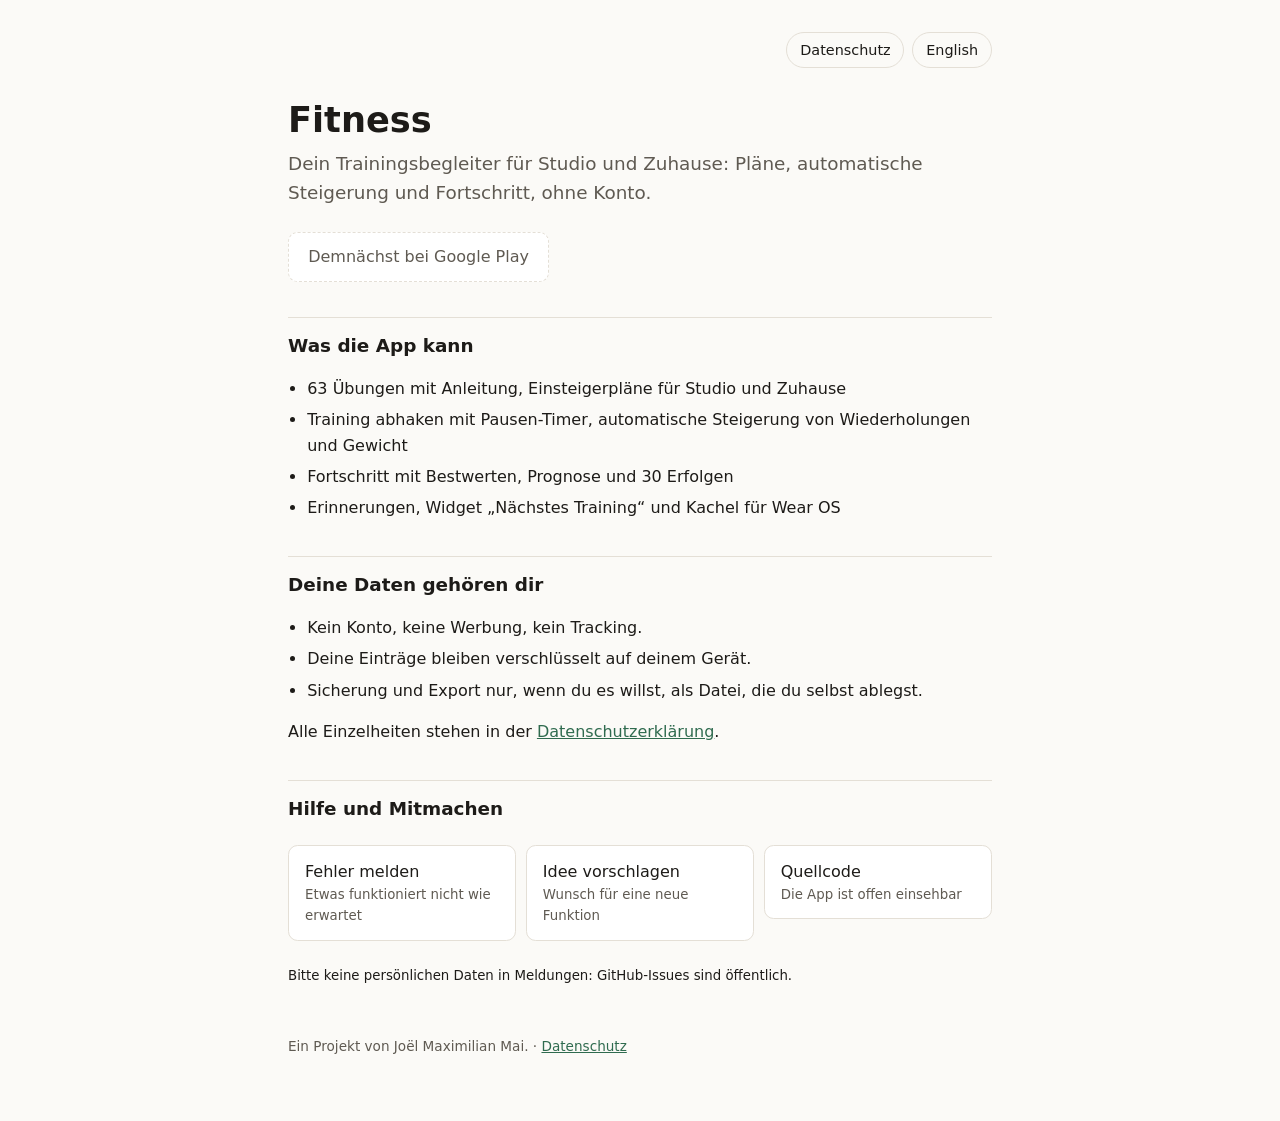
<file: docs/index.html>
<!doctype html>
<html lang="de">
<head>
<meta charset="utf-8">
<meta name="viewport" content="width=device-width, initial-scale=1">
<title>Fitness</title>
<meta name="description" content="Dein Trainingsbegleiter für Studio und Zuhause: Pläne, automatische Steigerung und Fortschritt, ohne Konto.">
<link rel="alternate" hreflang="en" href="en/">
<link rel="stylesheet" href="./style.css">
</head>
<body>
<main>
<nav><a href="./datenschutz/">Datenschutz</a><a href="en/" hreflang="en" lang="en">English</a></nav>
<h1>Fitness</h1>
<p class="lead">Dein Trainingsbegleiter für Studio und Zuhause: Pläne, automatische Steigerung und Fortschritt, ohne Konto.</p>
<p><span class="store soon">Demnächst bei Google Play</span></p>
<h2>Was die App kann</h2>
<ul>
<li>63 Übungen mit Anleitung, Einsteigerpläne für Studio und Zuhause</li>
<li>Training abhaken mit Pausen-Timer, automatische Steigerung von Wiederholungen und Gewicht</li>
<li>Fortschritt mit Bestwerten, Prognose und 30 Erfolgen</li>
<li>Erinnerungen, Widget „Nächstes Training“ und Kachel für Wear OS</li>
</ul>
<h2>Deine Daten gehören dir</h2>
<ul>
<li>Kein Konto, keine Werbung, kein Tracking.</li>
<li>Deine Einträge bleiben verschlüsselt auf deinem Gerät.</li>
<li>Sicherung und Export nur, wenn du es willst, als Datei, die du selbst ablegst.</li>
</ul>
<p>Alle Einzelheiten stehen in der <a href="./datenschutz/">Datenschutzerklärung</a>.</p>
<h2>Hilfe und Mitmachen</h2>
<ul class="links">
<li><a href="https://github.com/mai-space/mai-fitness/issues/new?template=bug_report.yml">Fehler melden<small>Etwas funktioniert nicht wie erwartet</small></a></li>
<li><a href="https://github.com/mai-space/mai-fitness/issues/new?template=feature_request.yml">Idee vorschlagen<small>Wunsch für eine neue Funktion</small></a></li>
<li><a href="https://github.com/mai-space/mai-fitness">Quellcode<small>Die App ist offen einsehbar</small></a></li>
</ul>
<p><small>Bitte keine persönlichen Daten in Meldungen: GitHub-Issues sind öffentlich.</small></p>
<footer>Ein Projekt von Joël Maximilian Mai. · <a href="./datenschutz/">Datenschutz</a></footer>
</main>
</body>
</html>
</file>
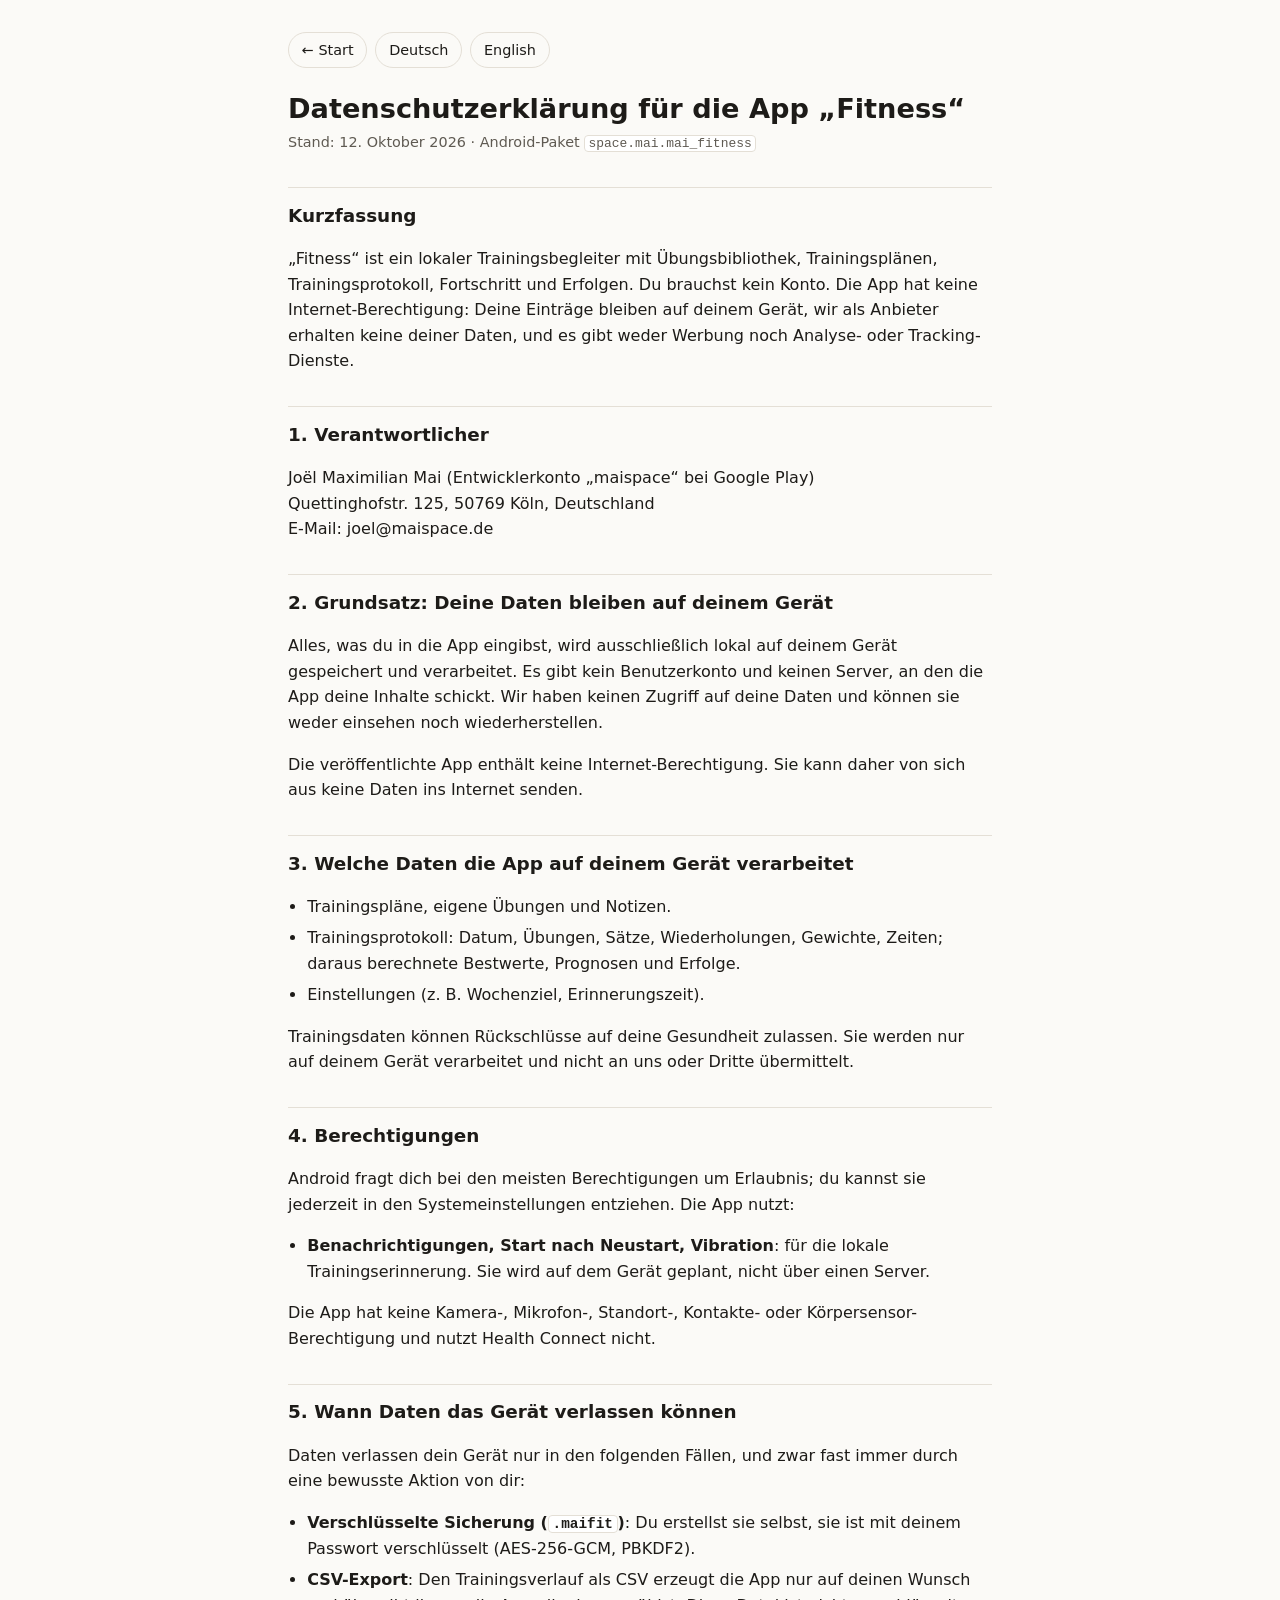
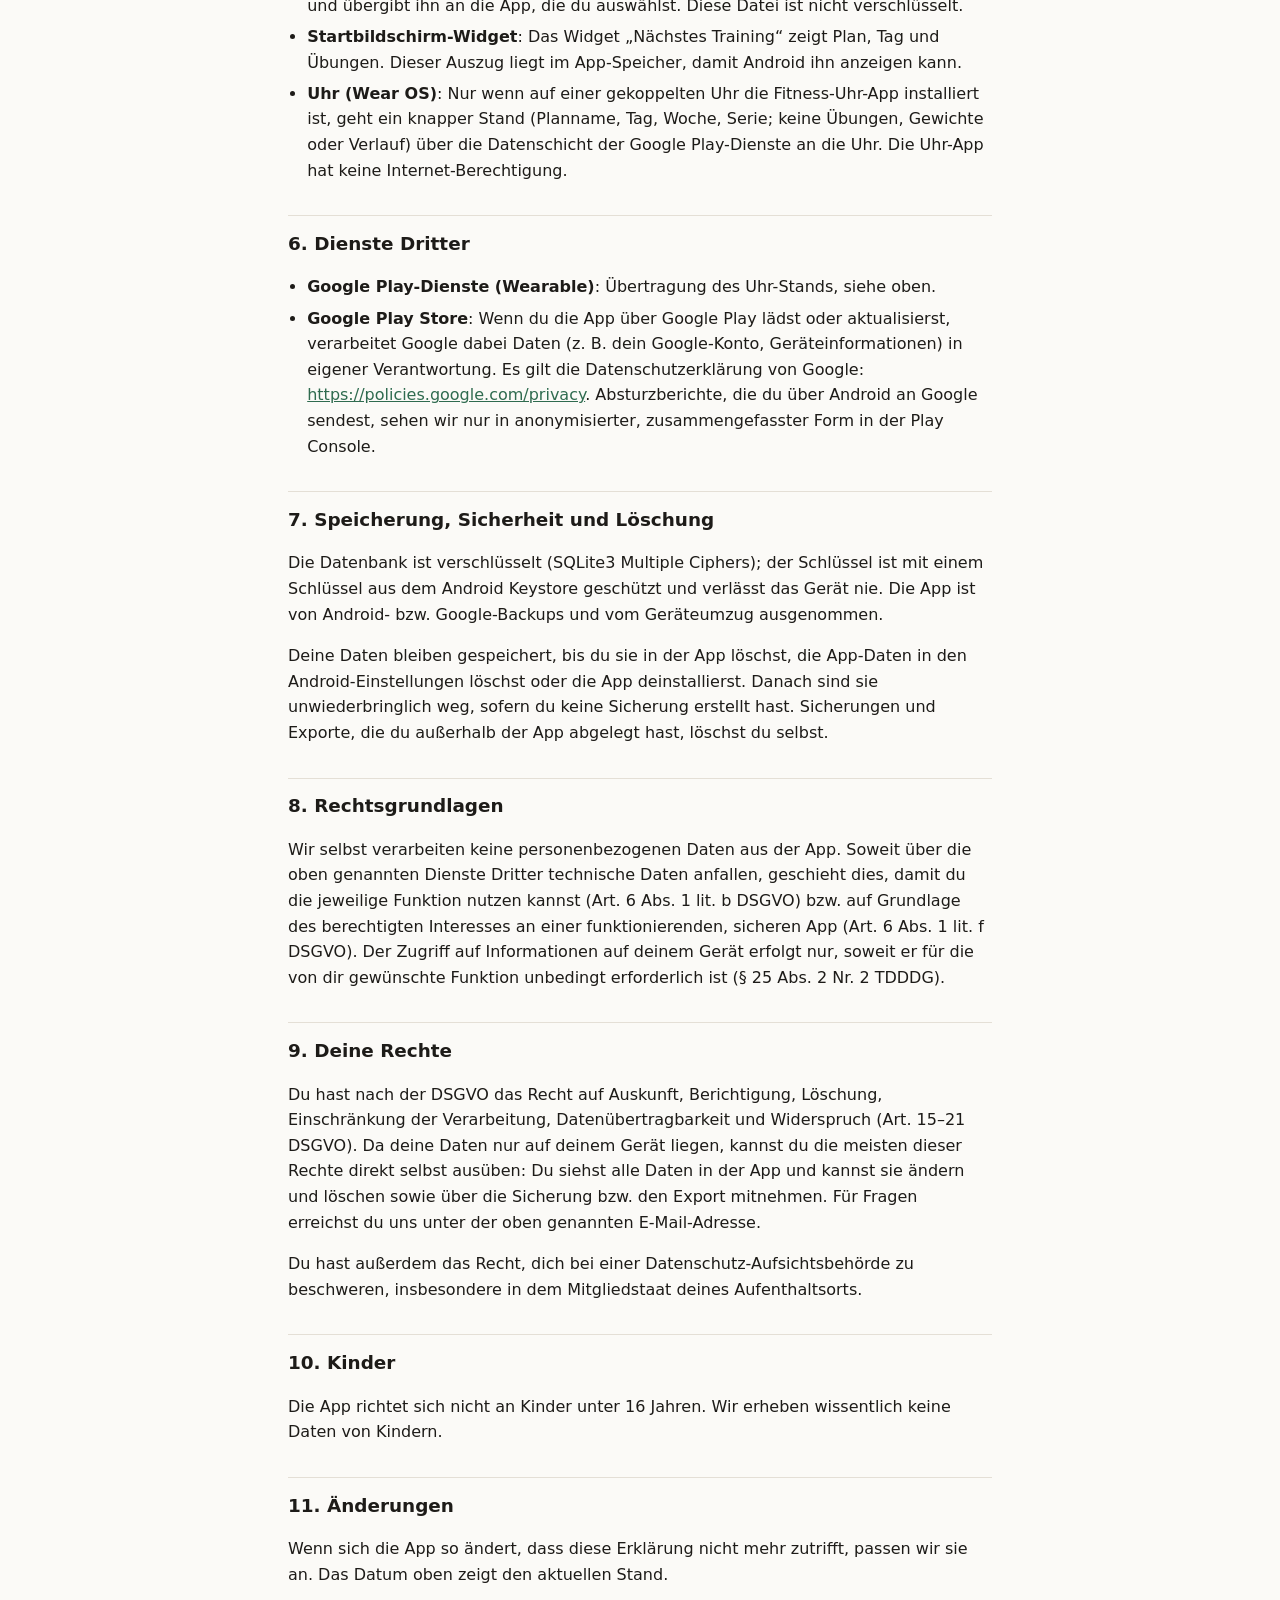
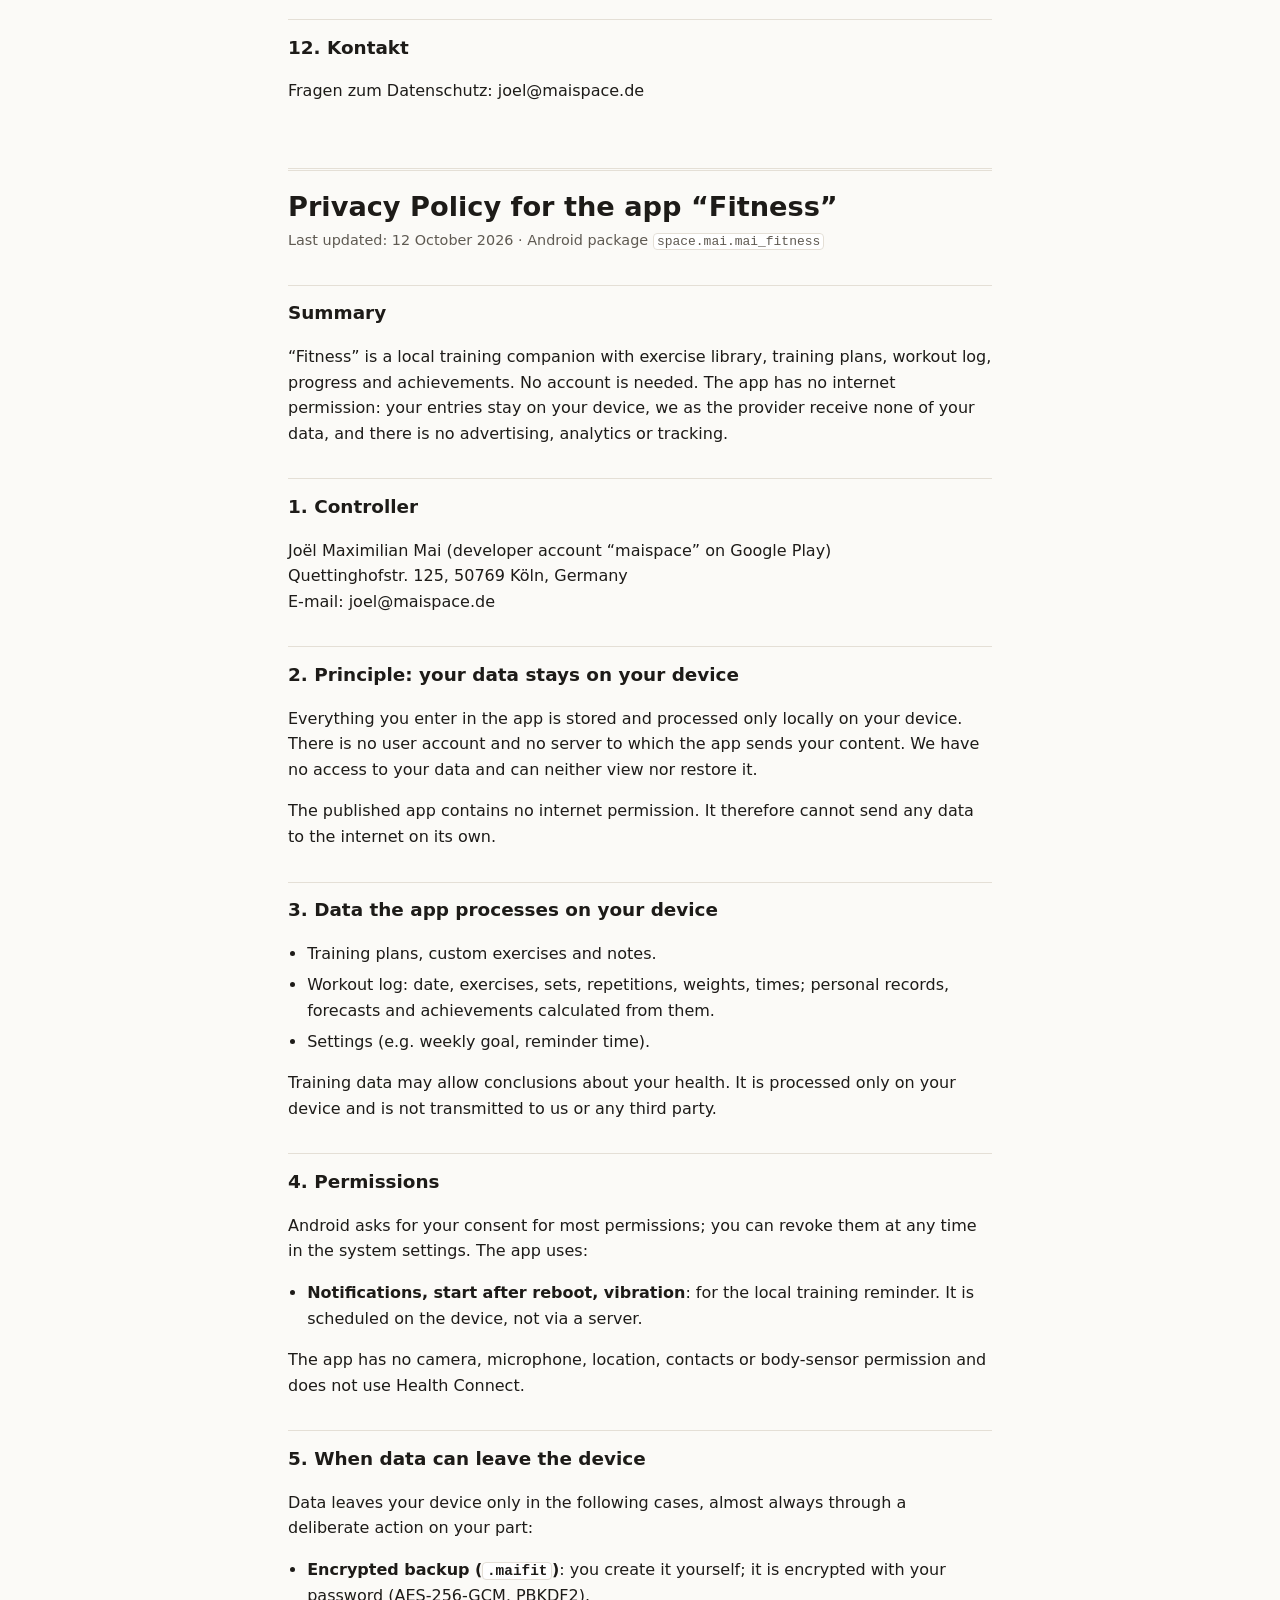
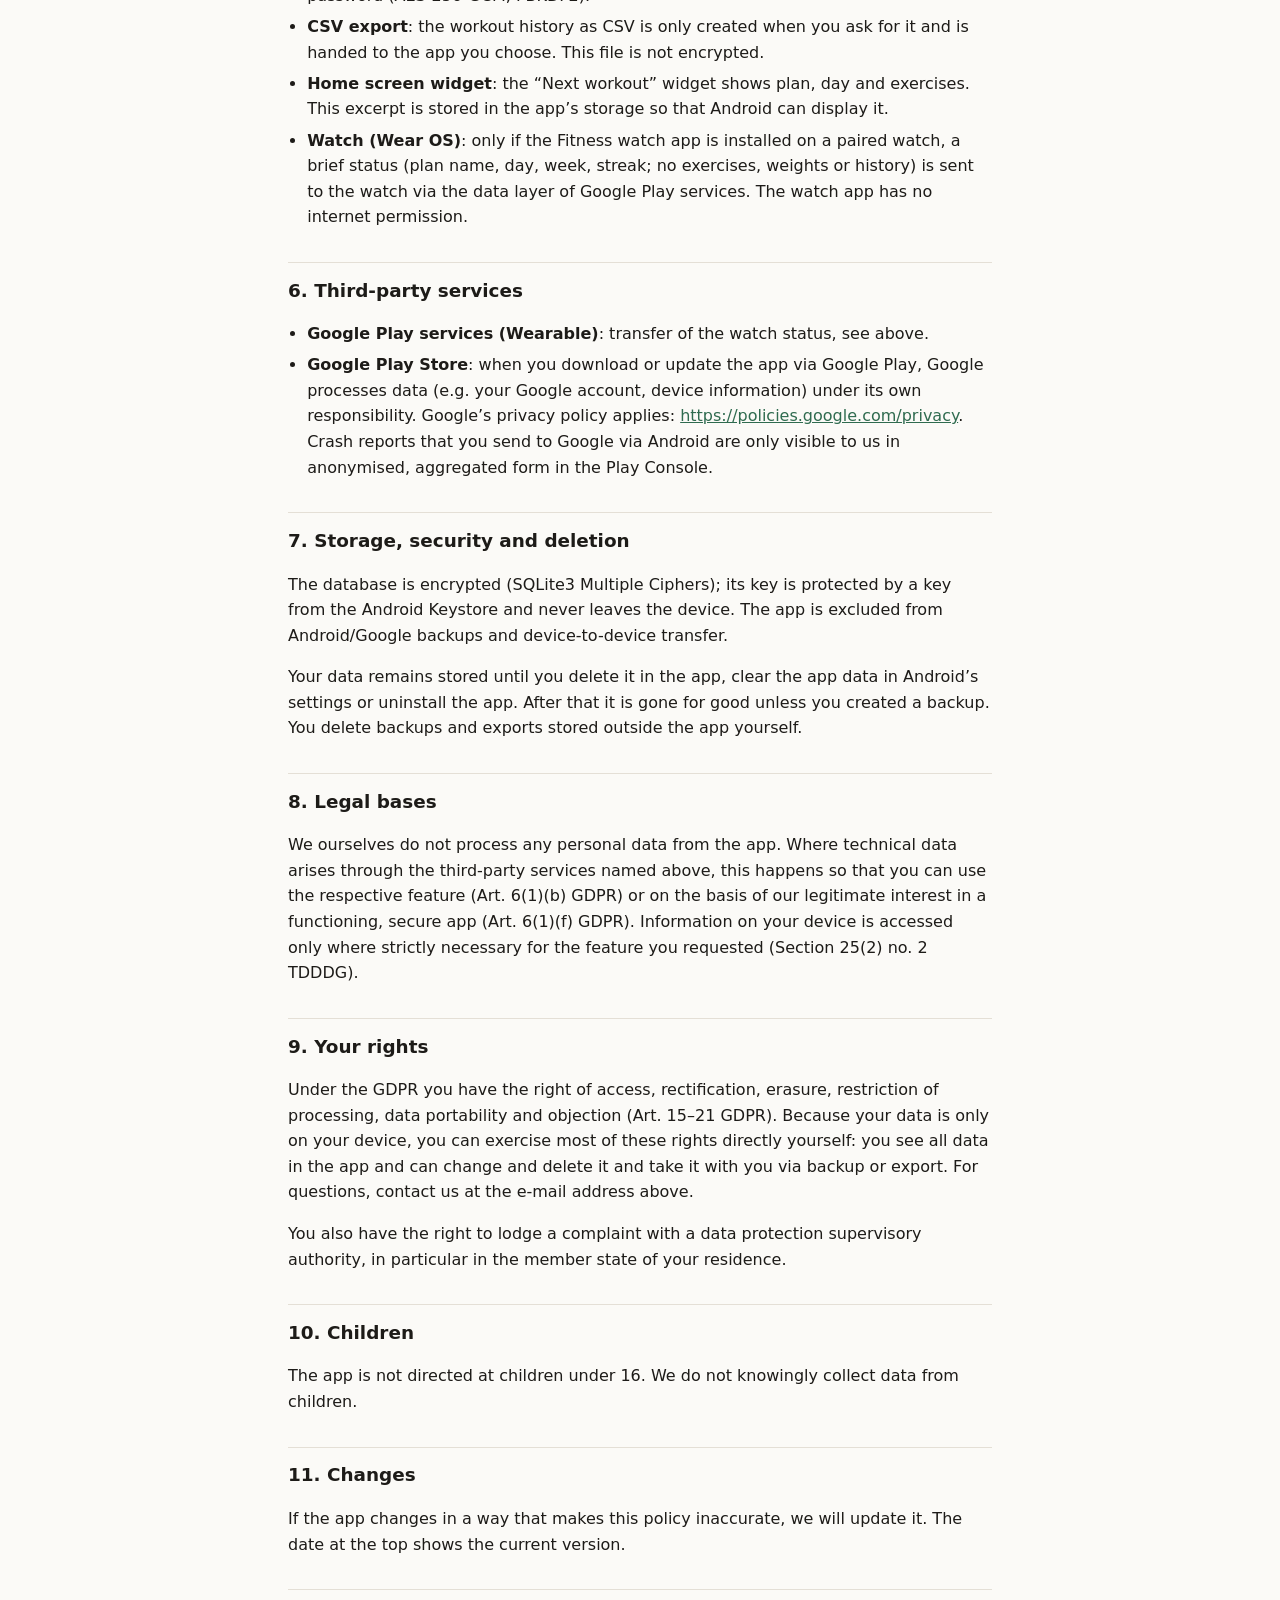
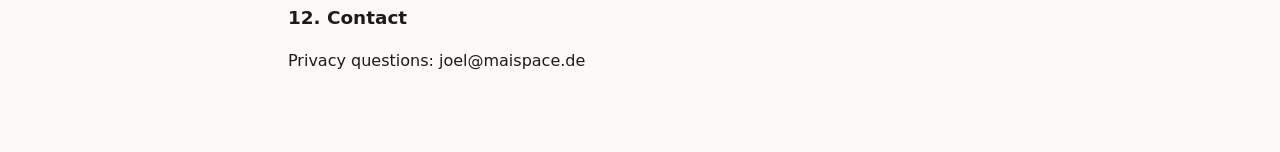
<file: docs/datenschutz/index.html>
<!doctype html>
<html lang="de">
<head>
<meta charset="utf-8">
<meta name="viewport" content="width=device-width, initial-scale=1">
<title>Datenschutz Fitness</title>
<meta name="description" content="Datenschutzerklärung / Privacy Policy – Fitness">
<style>
:root{--bg:#fbfaf7;--fg:#1d1b18;--muted:#5f5a52;--line:#e4dfd6;--accent:#2f6b4f;--card:#ffffff}
@media (prefers-color-scheme:dark){:root:not([data-theme="light"]){--bg:#151514;--fg:#ecebe7;--muted:#a8a49c;--line:#2e2d2a;--accent:#7fc4a1;--card:#1d1d1b}}
:root[data-theme="dark"]{--bg:#151514;--fg:#ecebe7;--muted:#a8a49c;--line:#2e2d2a;--accent:#7fc4a1;--card:#1d1d1b}
*{box-sizing:border-box}
body{margin:0;background:var(--bg);color:var(--fg);font:16px/1.6 system-ui,-apple-system,"Segoe UI",Roboto,sans-serif}
main{max-width:46rem;margin:0 auto;padding:2rem 16px 4rem}
nav{display:flex;gap:.5rem;margin-bottom:1.5rem}
nav a{padding:.35rem .8rem;border:1px solid var(--line);border-radius:999px;color:var(--fg);text-decoration:none;font-size:.9rem}
nav a:hover{border-color:var(--accent)}
h1{font-size:1.7rem;line-height:1.25;margin:.2rem 0 .3rem}
h1+p{color:var(--muted);font-size:.9rem;margin-top:0}
h2{font-size:1.15rem;margin:2rem 0 .4rem;padding-top:.8rem;border-top:1px solid var(--line)}
a{color:var(--accent);overflow-wrap:anywhere}
code{font-size:.9em;background:var(--card);border:1px solid var(--line);border-radius:4px;padding:0 .25em}
ul{padding-left:1.2rem}li{margin:.35rem 0}
section+section{margin-top:4rem;border-top:3px double var(--line);padding-top:1rem}
</style>
</head>
<body>
<main>
<nav><a href="../">← Start</a><a href="#de" hreflang="de">Deutsch</a><a href="#en" hreflang="en">English</a></nav>
<section id="de" lang="de">
<h1>Datenschutzerklärung für die App „Fitness“</h1>
<p>Stand: 12. Oktober 2026 · Android-Paket <code>space.mai.mai_fitness</code></p>
<h2>Kurzfassung</h2>
<p>„Fitness“ ist ein lokaler Trainingsbegleiter mit Übungsbibliothek, Trainingsplänen, Trainingsprotokoll, Fortschritt und Erfolgen. Du brauchst kein Konto. Die App hat keine Internet-Berechtigung: Deine Einträge bleiben auf deinem Gerät, wir als Anbieter erhalten keine deiner Daten, und es gibt weder Werbung noch Analyse- oder Tracking-Dienste.</p>
<h2>1. Verantwortlicher</h2>
<p>Joël Maximilian Mai (Entwicklerkonto „maispace“ bei Google Play)<br>
Quettinghofstr. 125, 50769 Köln, Deutschland<br>
E-Mail: joel@maispace.de</p>
<h2>2. Grundsatz: Deine Daten bleiben auf deinem Gerät</h2>
<p>Alles, was du in die App eingibst, wird ausschließlich lokal auf deinem Gerät gespeichert und verarbeitet. Es gibt kein Benutzerkonto und keinen Server, an den die App deine Inhalte schickt. Wir haben keinen Zugriff auf deine Daten und können sie weder einsehen noch wiederherstellen.</p>
<p>Die veröffentlichte App enthält keine Internet-Berechtigung. Sie kann daher von sich aus keine Daten ins Internet senden.</p>
<h2>3. Welche Daten die App auf deinem Gerät verarbeitet</h2>
<ul><li>Trainingspläne, eigene Übungen und Notizen.</li>
<li>Trainingsprotokoll: Datum, Übungen, Sätze, Wiederholungen, Gewichte, Zeiten; daraus berechnete Bestwerte, Prognosen und Erfolge.</li>
<li>Einstellungen (z. B. Wochenziel, Erinnerungszeit).</li></ul>
<p>Trainingsdaten können Rückschlüsse auf deine Gesundheit zulassen. Sie werden nur auf deinem Gerät verarbeitet und nicht an uns oder Dritte übermittelt.</p>
<h2>4. Berechtigungen</h2>
<p>Android fragt dich bei den meisten Berechtigungen um Erlaubnis; du kannst sie jederzeit in den Systemeinstellungen entziehen. Die App nutzt:</p>
<ul><li><strong>Benachrichtigungen, Start nach Neustart, Vibration</strong>: für die lokale Trainingserinnerung. Sie wird auf dem Gerät geplant, nicht über einen Server.</li></ul>
<p>Die App hat keine Kamera-, Mikrofon-, Standort-, Kontakte- oder Körpersensor-Berechtigung und nutzt Health Connect nicht.</p>
<h2>5. Wann Daten das Gerät verlassen können</h2>
<p>Daten verlassen dein Gerät nur in den folgenden Fällen, und zwar fast immer durch eine bewusste Aktion von dir:</p>
<ul><li><strong>Verschlüsselte Sicherung (<code>.maifit</code>)</strong>: Du erstellst sie selbst, sie ist mit deinem Passwort verschlüsselt (AES-256-GCM, PBKDF2).</li>
<li><strong>CSV-Export</strong>: Den Trainingsverlauf als CSV erzeugt die App nur auf deinen Wunsch und übergibt ihn an die App, die du auswählst. Diese Datei ist nicht verschlüsselt.</li>
<li><strong>Startbildschirm-Widget</strong>: Das Widget „Nächstes Training“ zeigt Plan, Tag und Übungen. Dieser Auszug liegt im App-Speicher, damit Android ihn anzeigen kann.</li>
<li><strong>Uhr (Wear OS)</strong>: Nur wenn auf einer gekoppelten Uhr die Fitness-Uhr-App installiert ist, geht ein knapper Stand (Planname, Tag, Woche, Serie; keine Übungen, Gewichte oder Verlauf) über die Datenschicht der Google Play-Dienste an die Uhr. Die Uhr-App hat keine Internet-Berechtigung.</li></ul>
<h2>6. Dienste Dritter</h2>
<ul><li><strong>Google Play-Dienste (Wearable)</strong>: Übertragung des Uhr-Stands, siehe oben.</li>
<li><strong>Google Play Store</strong>: Wenn du die App über Google Play lädst oder aktualisierst, verarbeitet Google dabei Daten (z. B. dein Google-Konto, Geräteinformationen) in eigener Verantwortung. Es gilt die Datenschutzerklärung von Google: <a href="https://policies.google.com/privacy">https://policies.google.com/privacy</a>. Absturzberichte, die du über Android an Google sendest, sehen wir nur in anonymisierter, zusammengefasster Form in der Play Console.</li></ul>
<h2>7. Speicherung, Sicherheit und Löschung</h2>
<p>Die Datenbank ist verschlüsselt (SQLite3 Multiple Ciphers); der Schlüssel ist mit einem Schlüssel aus dem Android Keystore geschützt und verlässt das Gerät nie. Die App ist von Android- bzw. Google-Backups und vom Geräteumzug ausgenommen.</p>
<p>Deine Daten bleiben gespeichert, bis du sie in der App löschst, die App-Daten in den Android-Einstellungen löschst oder die App deinstallierst. Danach sind sie unwiederbringlich weg, sofern du keine Sicherung erstellt hast. Sicherungen und Exporte, die du außerhalb der App abgelegt hast, löschst du selbst.</p>
<h2>8. Rechtsgrundlagen</h2>
<p>Wir selbst verarbeiten keine personenbezogenen Daten aus der App. Soweit über die oben genannten Dienste Dritter technische Daten anfallen, geschieht dies, damit du die jeweilige Funktion nutzen kannst (Art. 6 Abs. 1 lit. b DSGVO) bzw. auf Grundlage des berechtigten Interesses an einer funktionierenden, sicheren App (Art. 6 Abs. 1 lit. f DSGVO). Der Zugriff auf Informationen auf deinem Gerät erfolgt nur, soweit er für die von dir gewünschte Funktion unbedingt erforderlich ist (§ 25 Abs. 2 Nr. 2 TDDDG).</p>
<h2>9. Deine Rechte</h2>
<p>Du hast nach der DSGVO das Recht auf Auskunft, Berichtigung, Löschung, Einschränkung der Verarbeitung, Datenübertragbarkeit und Widerspruch (Art. 15–21 DSGVO). Da deine Daten nur auf deinem Gerät liegen, kannst du die meisten dieser Rechte direkt selbst ausüben: Du siehst alle Daten in der App und kannst sie ändern und löschen sowie über die Sicherung bzw. den Export mitnehmen. Für Fragen erreichst du uns unter der oben genannten E-Mail-Adresse.</p>
<p>Du hast außerdem das Recht, dich bei einer Datenschutz-Aufsichtsbehörde zu beschweren, insbesondere in dem Mitgliedstaat deines Aufenthaltsorts.</p>
<h2>10. Kinder</h2>
<p>Die App richtet sich nicht an Kinder unter 16 Jahren. Wir erheben wissentlich keine Daten von Kindern.</p>
<h2>11. Änderungen</h2>
<p>Wenn sich die App so ändert, dass diese Erklärung nicht mehr zutrifft, passen wir sie an. Das Datum oben zeigt den aktuellen Stand.</p>
<h2>12. Kontakt</h2>
<p>Fragen zum Datenschutz: joel@maispace.de</p>
</section>
<section id="en" lang="en">
<h1>Privacy Policy for the app “Fitness”</h1>
<p>Last updated: 12 October 2026 · Android package <code>space.mai.mai_fitness</code></p>
<h2>Summary</h2>
<p>“Fitness” is a local training companion with exercise library, training plans, workout log, progress and achievements. No account is needed. The app has no internet permission: your entries stay on your device, we as the provider receive none of your data, and there is no advertising, analytics or tracking.</p>
<h2>1. Controller</h2>
<p>Joël Maximilian Mai (developer account “maispace” on Google Play)<br>
Quettinghofstr. 125, 50769 Köln, Germany<br>
E-mail: joel@maispace.de</p>
<h2>2. Principle: your data stays on your device</h2>
<p>Everything you enter in the app is stored and processed only locally on your device. There is no user account and no server to which the app sends your content. We have no access to your data and can neither view nor restore it.</p>
<p>The published app contains no internet permission. It therefore cannot send any data to the internet on its own.</p>
<h2>3. Data the app processes on your device</h2>
<ul><li>Training plans, custom exercises and notes.</li>
<li>Workout log: date, exercises, sets, repetitions, weights, times; personal records, forecasts and achievements calculated from them.</li>
<li>Settings (e.g. weekly goal, reminder time).</li></ul>
<p>Training data may allow conclusions about your health. It is processed only on your device and is not transmitted to us or any third party.</p>
<h2>4. Permissions</h2>
<p>Android asks for your consent for most permissions; you can revoke them at any time in the system settings. The app uses:</p>
<ul><li><strong>Notifications, start after reboot, vibration</strong>: for the local training reminder. It is scheduled on the device, not via a server.</li></ul>
<p>The app has no camera, microphone, location, contacts or body-sensor permission and does not use Health Connect.</p>
<h2>5. When data can leave the device</h2>
<p>Data leaves your device only in the following cases, almost always through a deliberate action on your part:</p>
<ul><li><strong>Encrypted backup (<code>.maifit</code>)</strong>: you create it yourself; it is encrypted with your password (AES-256-GCM, PBKDF2).</li>
<li><strong>CSV export</strong>: the workout history as CSV is only created when you ask for it and is handed to the app you choose. This file is not encrypted.</li>
<li><strong>Home screen widget</strong>: the “Next workout” widget shows plan, day and exercises. This excerpt is stored in the app’s storage so that Android can display it.</li>
<li><strong>Watch (Wear OS)</strong>: only if the Fitness watch app is installed on a paired watch, a brief status (plan name, day, week, streak; no exercises, weights or history) is sent to the watch via the data layer of Google Play services. The watch app has no internet permission.</li></ul>
<h2>6. Third-party services</h2>
<ul><li><strong>Google Play services (Wearable)</strong>: transfer of the watch status, see above.</li>
<li><strong>Google Play Store</strong>: when you download or update the app via Google Play, Google processes data (e.g. your Google account, device information) under its own responsibility. Google’s privacy policy applies: <a href="https://policies.google.com/privacy">https://policies.google.com/privacy</a>. Crash reports that you send to Google via Android are only visible to us in anonymised, aggregated form in the Play Console.</li></ul>
<h2>7. Storage, security and deletion</h2>
<p>The database is encrypted (SQLite3 Multiple Ciphers); its key is protected by a key from the Android Keystore and never leaves the device. The app is excluded from Android/Google backups and device-to-device transfer.</p>
<p>Your data remains stored until you delete it in the app, clear the app data in Android’s settings or uninstall the app. After that it is gone for good unless you created a backup. You delete backups and exports stored outside the app yourself.</p>
<h2>8. Legal bases</h2>
<p>We ourselves do not process any personal data from the app. Where technical data arises through the third-party services named above, this happens so that you can use the respective feature (Art. 6(1)(b) GDPR) or on the basis of our legitimate interest in a functioning, secure app (Art. 6(1)(f) GDPR). Information on your device is accessed only where strictly necessary for the feature you requested (Section 25(2) no. 2 TDDDG).</p>
<h2>9. Your rights</h2>
<p>Under the GDPR you have the right of access, rectification, erasure, restriction of processing, data portability and objection (Art. 15–21 GDPR). Because your data is only on your device, you can exercise most of these rights directly yourself: you see all data in the app and can change and delete it and take it with you via backup or export. For questions, contact us at the e-mail address above.</p>
<p>You also have the right to lodge a complaint with a data protection supervisory authority, in particular in the member state of your residence.</p>
<h2>10. Children</h2>
<p>The app is not directed at children under 16. We do not knowingly collect data from children.</p>
<h2>11. Changes</h2>
<p>If the app changes in a way that makes this policy inaccurate, we will update it. The date at the top shows the current version.</p>
<h2>12. Contact</h2>
<p>Privacy questions: joel@maispace.de</p>
</section>
</main>
</body>
</html>
</file>
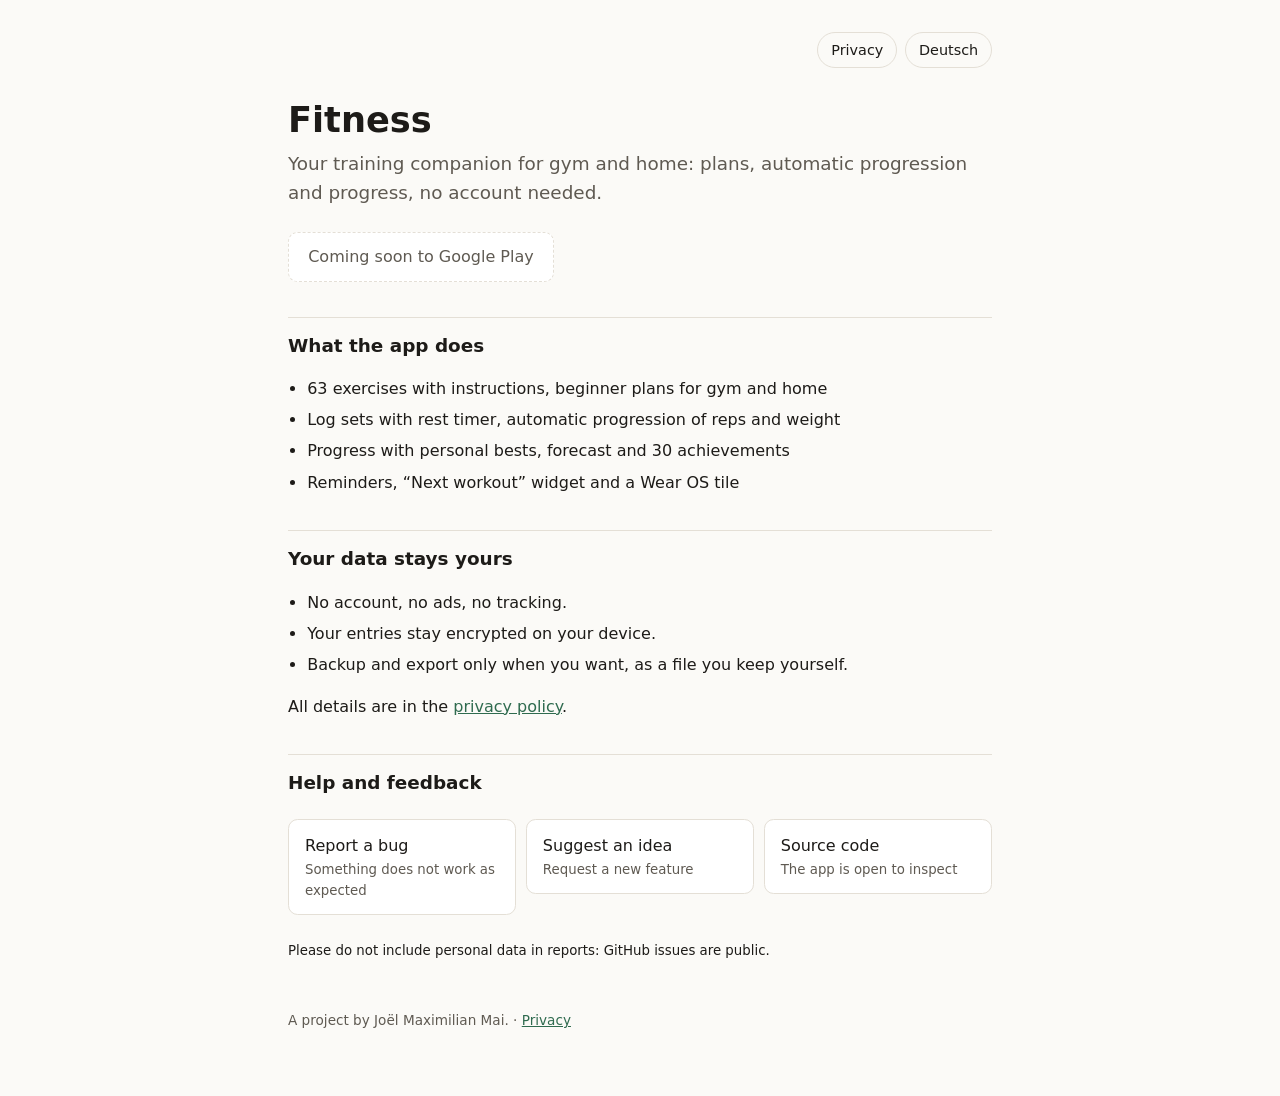
<file: docs/en/index.html>
<!doctype html>
<html lang="en">
<head>
<meta charset="utf-8">
<meta name="viewport" content="width=device-width, initial-scale=1">
<title>Fitness</title>
<meta name="description" content="Your training companion for gym and home: plans, automatic progression and progress, no account needed.">
<link rel="alternate" hreflang="de" href="../">
<link rel="stylesheet" href="../style.css">
</head>
<body>
<main>
<nav><a href="../datenschutz/#en">Privacy</a><a href="../" hreflang="de" lang="de">Deutsch</a></nav>
<h1>Fitness</h1>
<p class="lead">Your training companion for gym and home: plans, automatic progression and progress, no account needed.</p>
<p><span class="store soon">Coming soon to Google Play</span></p>
<h2>What the app does</h2>
<ul>
<li>63 exercises with instructions, beginner plans for gym and home</li>
<li>Log sets with rest timer, automatic progression of reps and weight</li>
<li>Progress with personal bests, forecast and 30 achievements</li>
<li>Reminders, “Next workout” widget and a Wear OS tile</li>
</ul>
<h2>Your data stays yours</h2>
<ul>
<li>No account, no ads, no tracking.</li>
<li>Your entries stay encrypted on your device.</li>
<li>Backup and export only when you want, as a file you keep yourself.</li>
</ul>
<p>All details are in the <a href="../datenschutz/#en">privacy policy</a>.</p>
<h2>Help and feedback</h2>
<ul class="links">
<li><a href="https://github.com/mai-space/mai-fitness/issues/new?template=bug_report.yml">Report a bug<small>Something does not work as expected</small></a></li>
<li><a href="https://github.com/mai-space/mai-fitness/issues/new?template=feature_request.yml">Suggest an idea<small>Request a new feature</small></a></li>
<li><a href="https://github.com/mai-space/mai-fitness">Source code<small>The app is open to inspect</small></a></li>
</ul>
<p><small>Please do not include personal data in reports: GitHub issues are public.</small></p>
<footer>A project by Joël Maximilian Mai. · <a href="../datenschutz/#en">Privacy</a></footer>
</main>
</body>
</html>
</file>
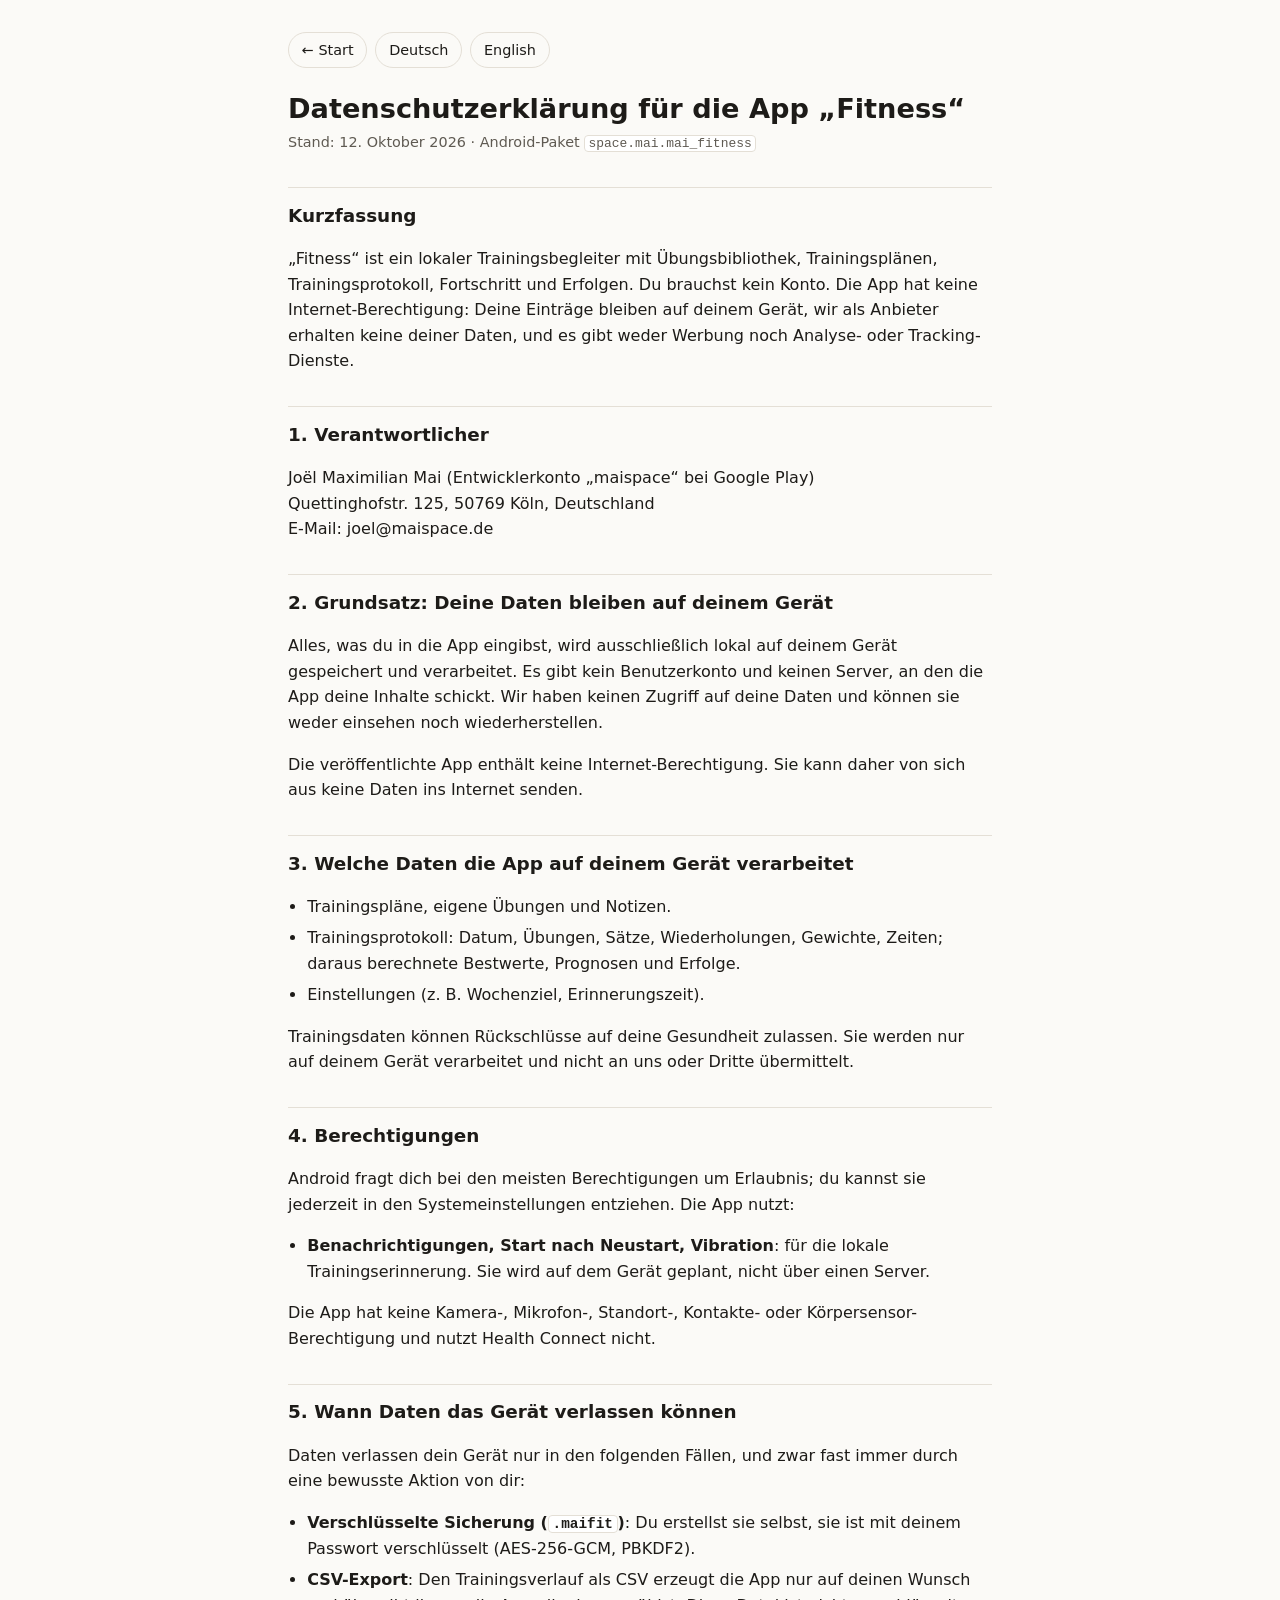
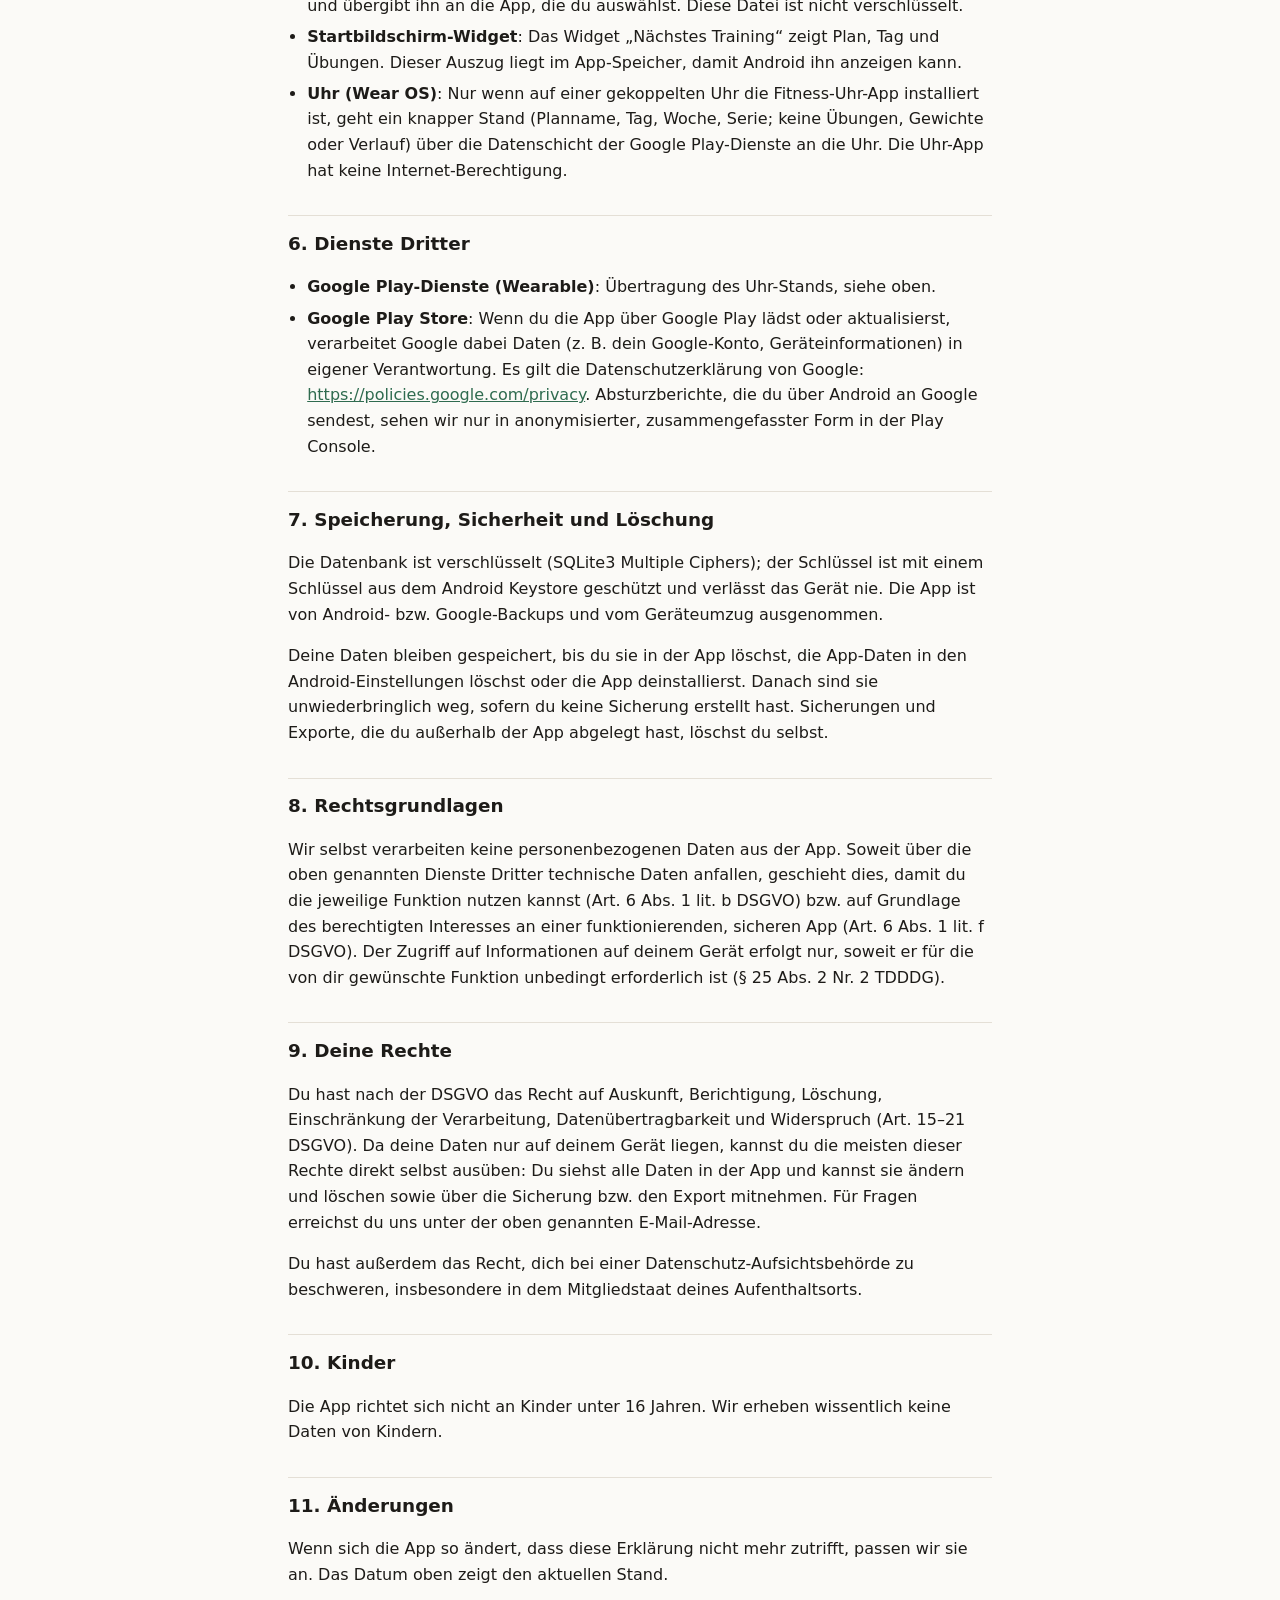
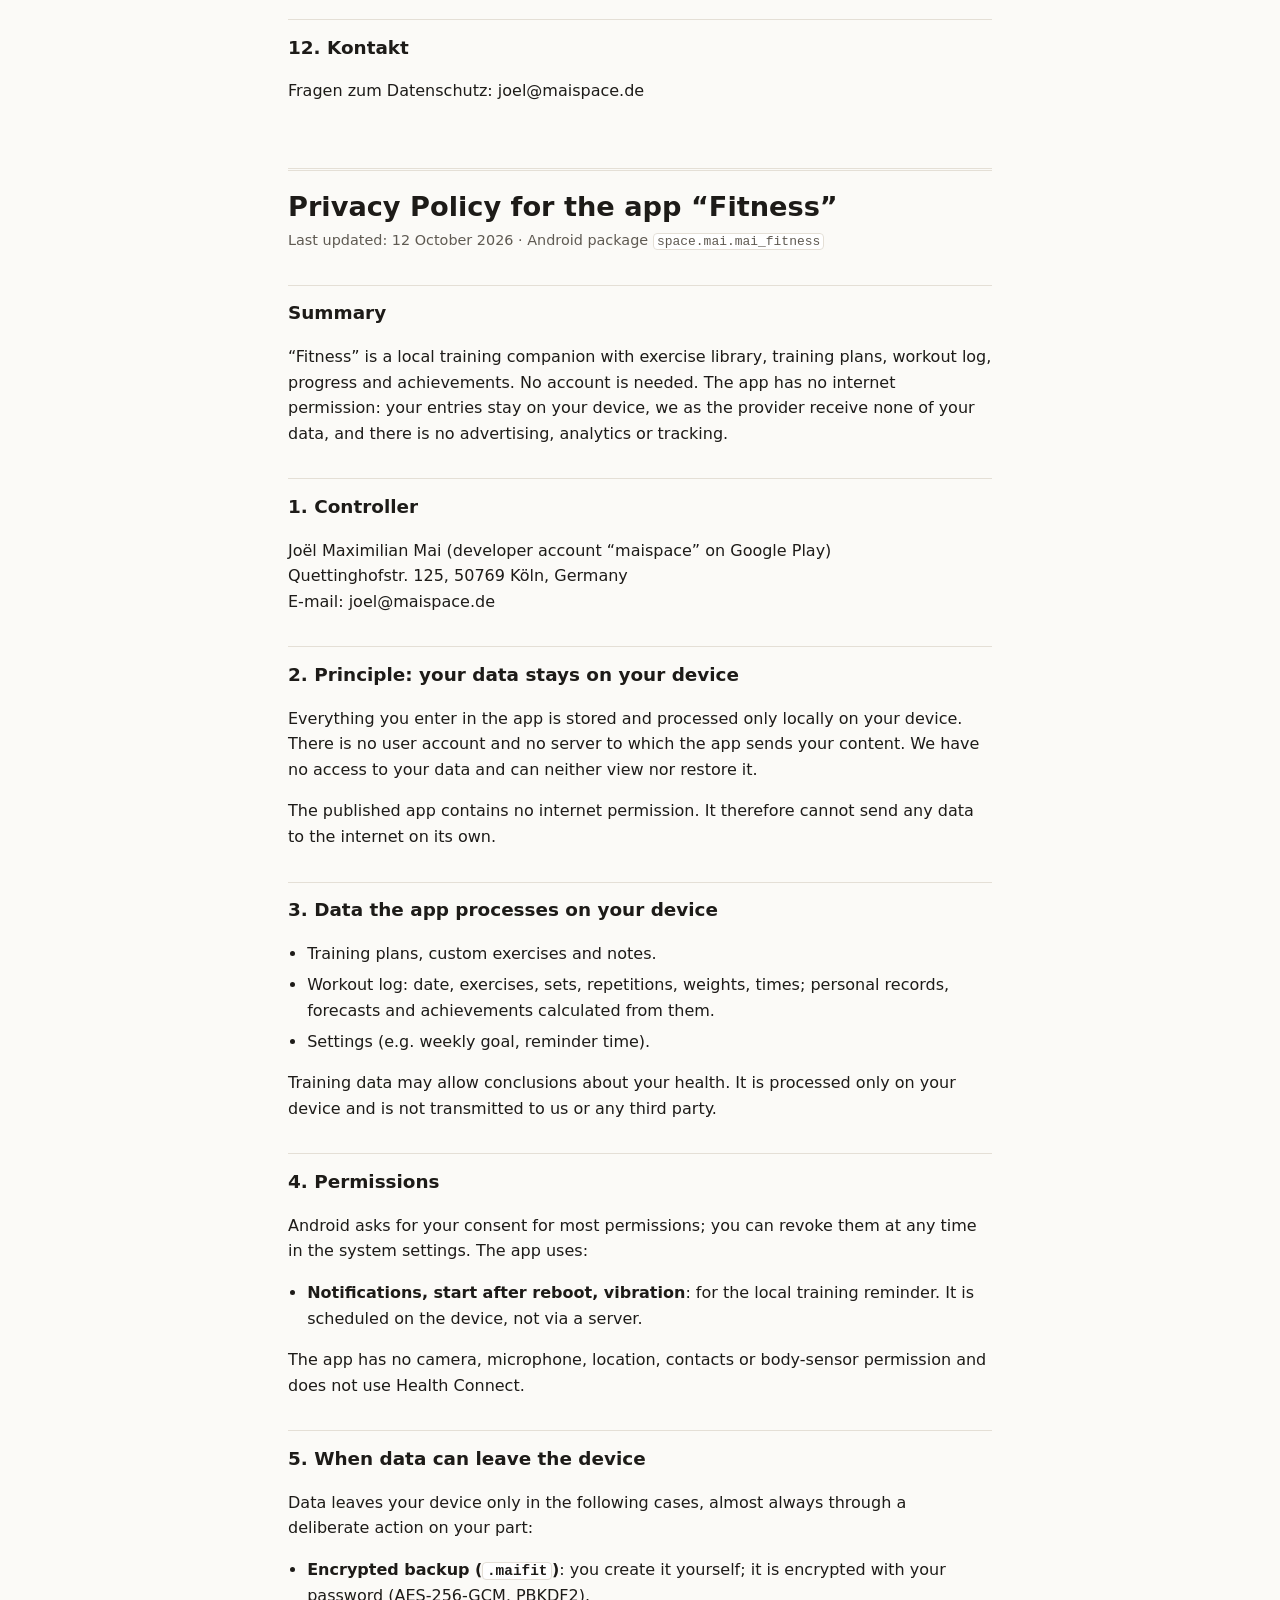
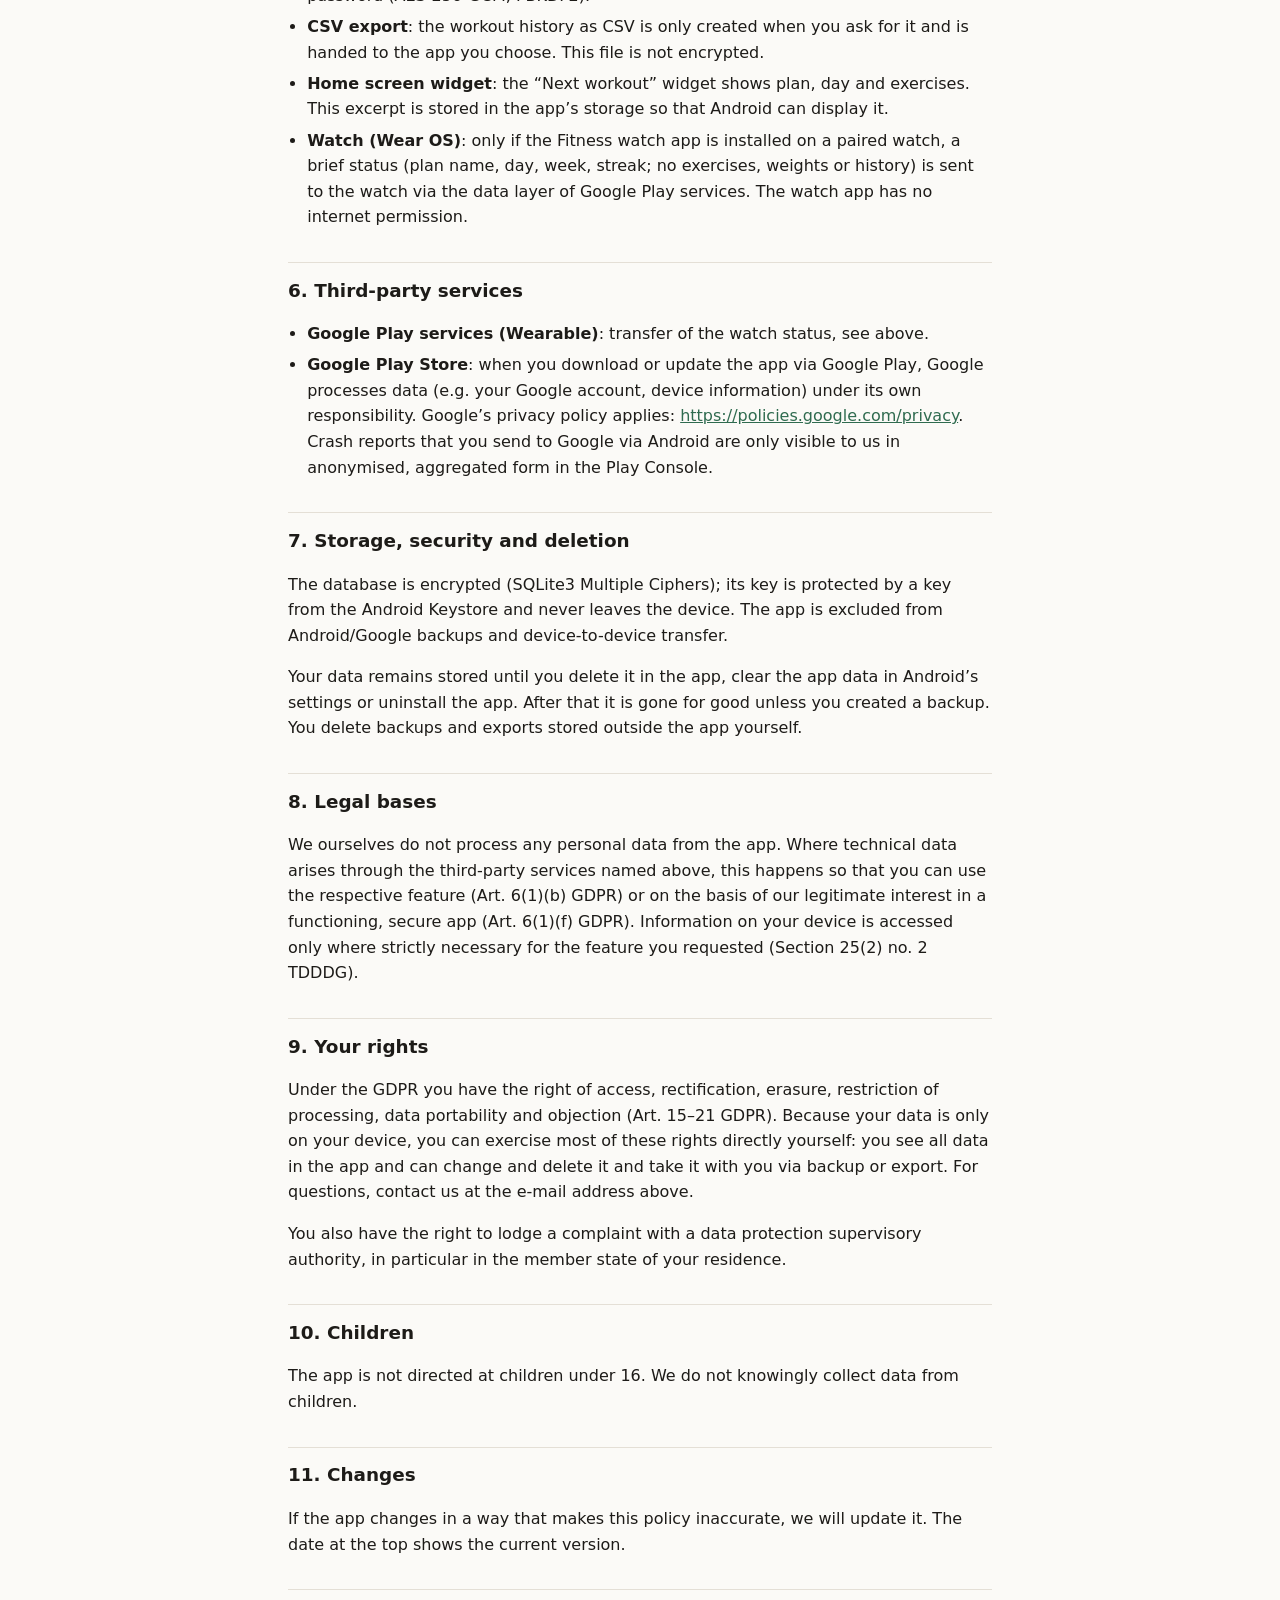
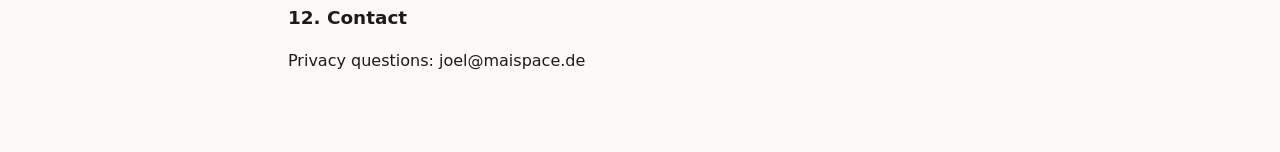
<file: docs/privacy/index.html>
<!doctype html>
<html lang="en">
<head>
<meta charset="utf-8">
<title>Privacy Policy</title>
<meta http-equiv="refresh" content="0; url=../datenschutz/#en">
<link rel="canonical" href="../datenschutz/#en">
</head>
<body><p><a href="../datenschutz/#en">Privacy Policy</a></p></body>
</html>
</file>
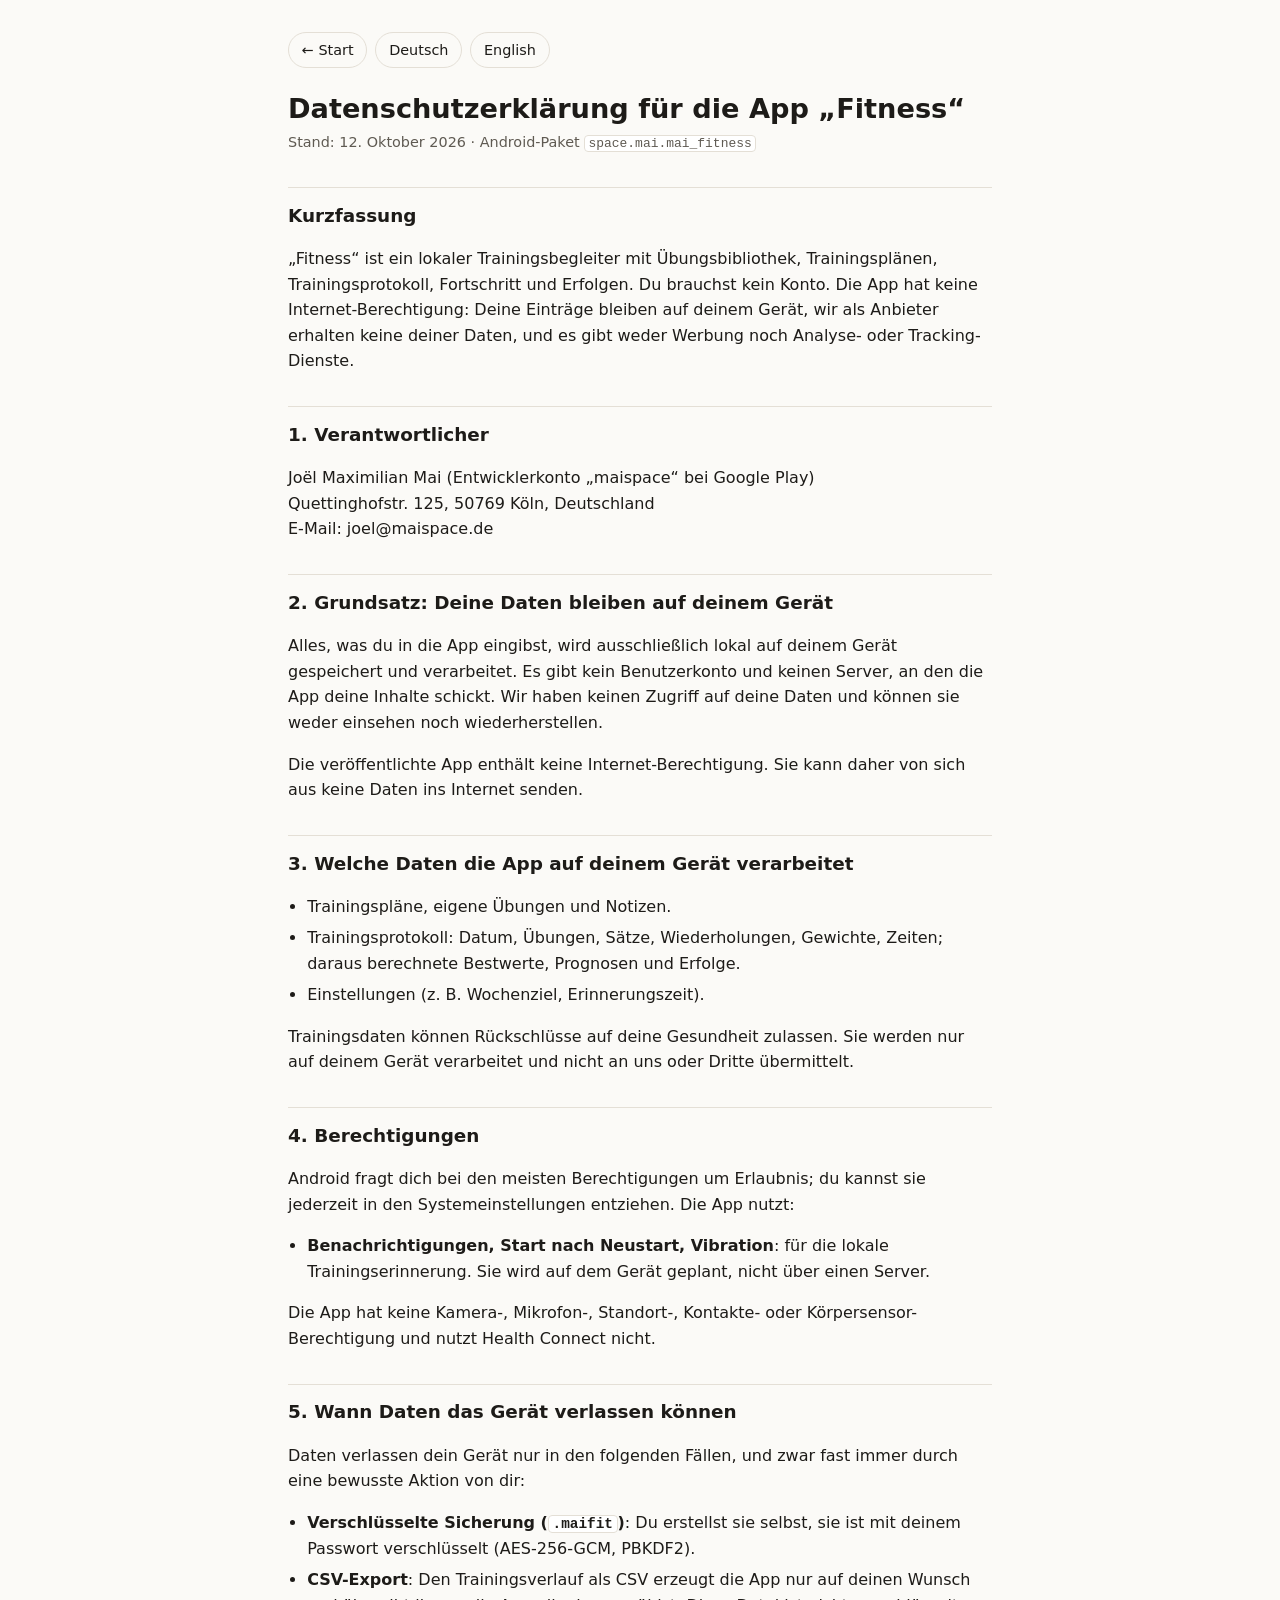
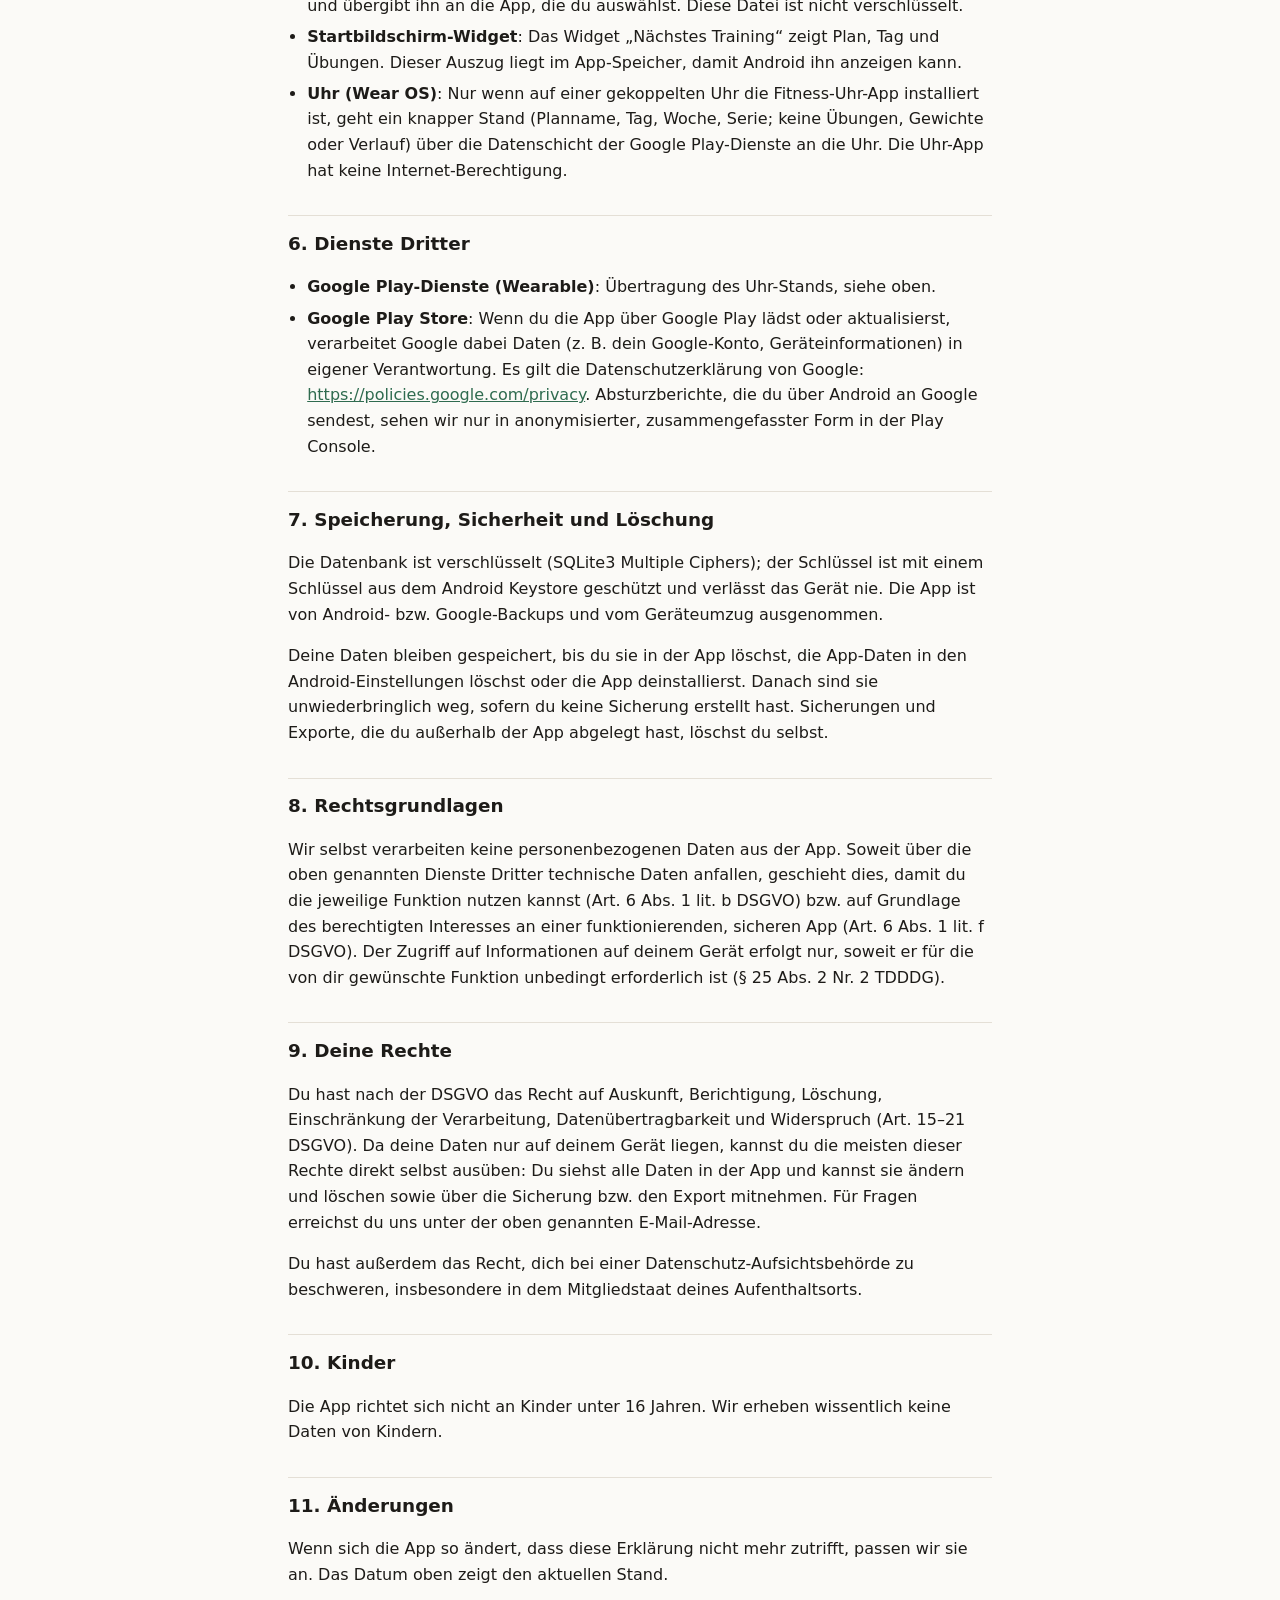
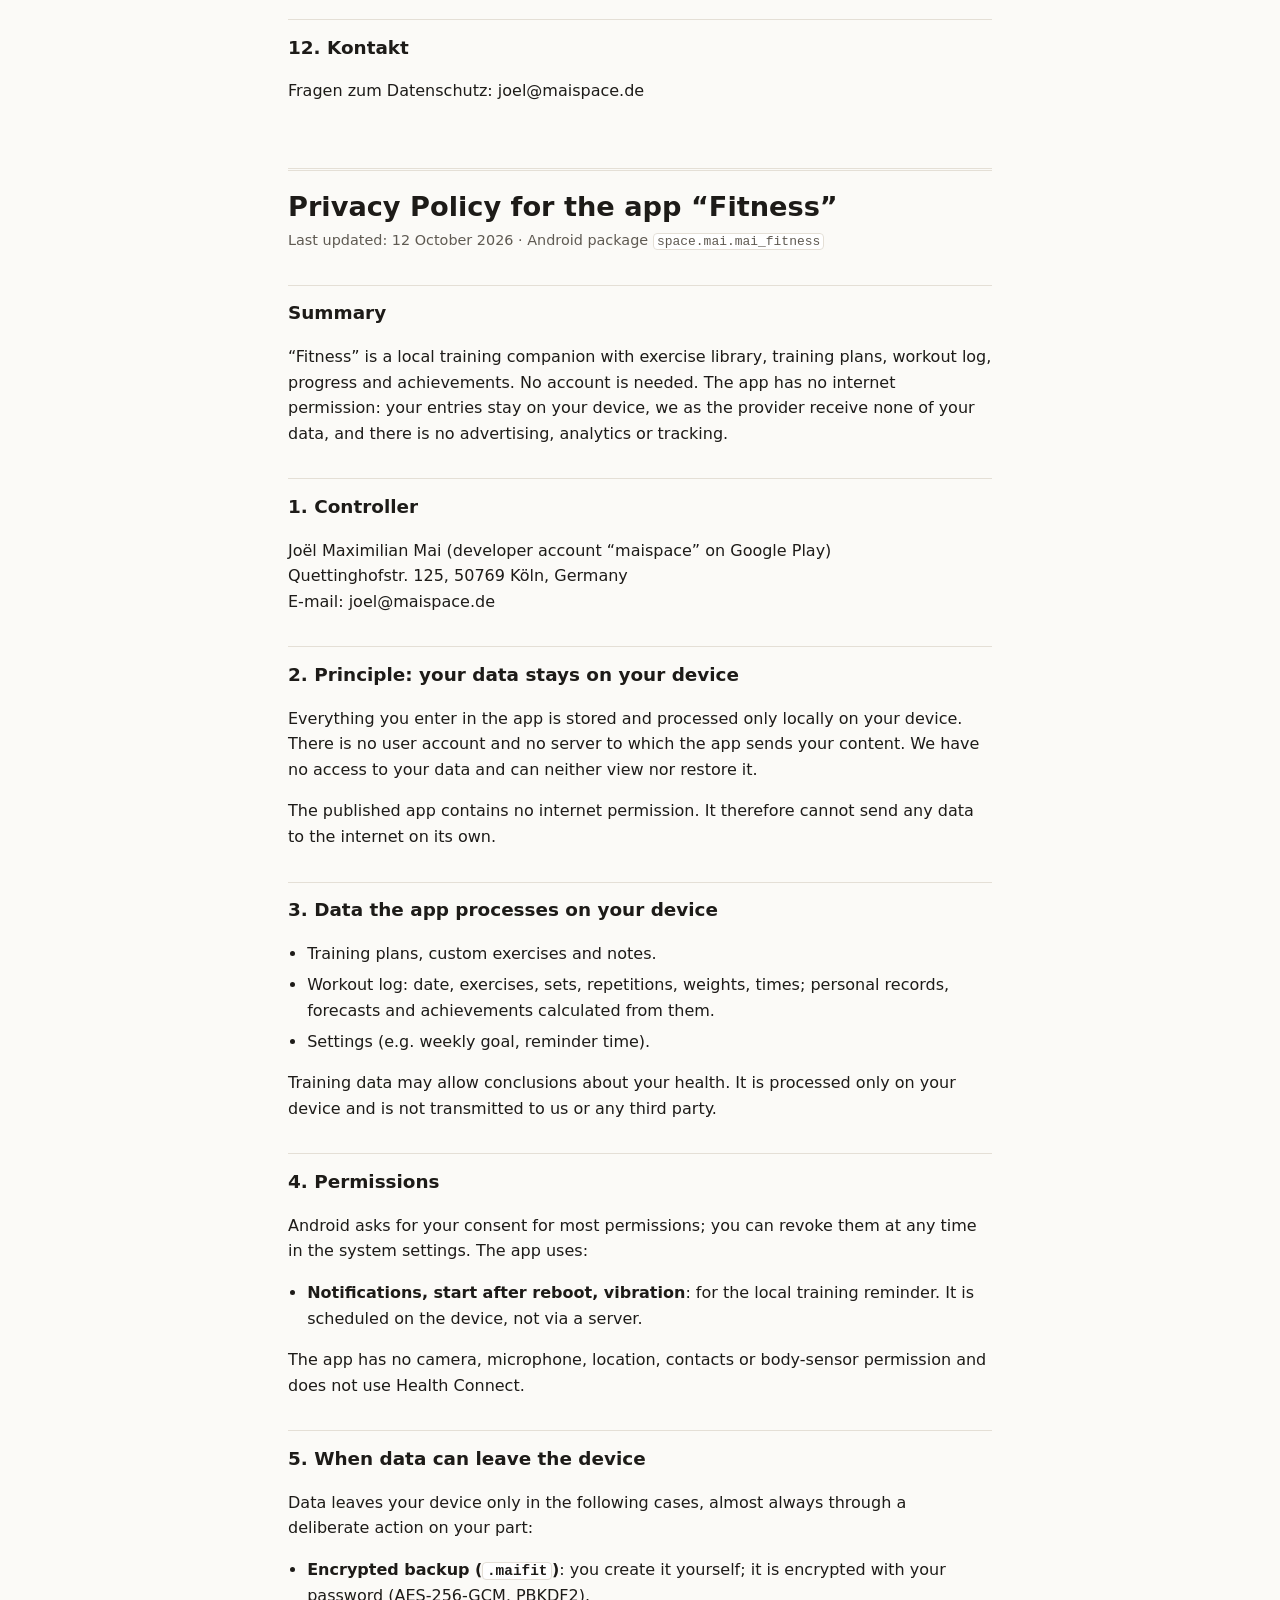
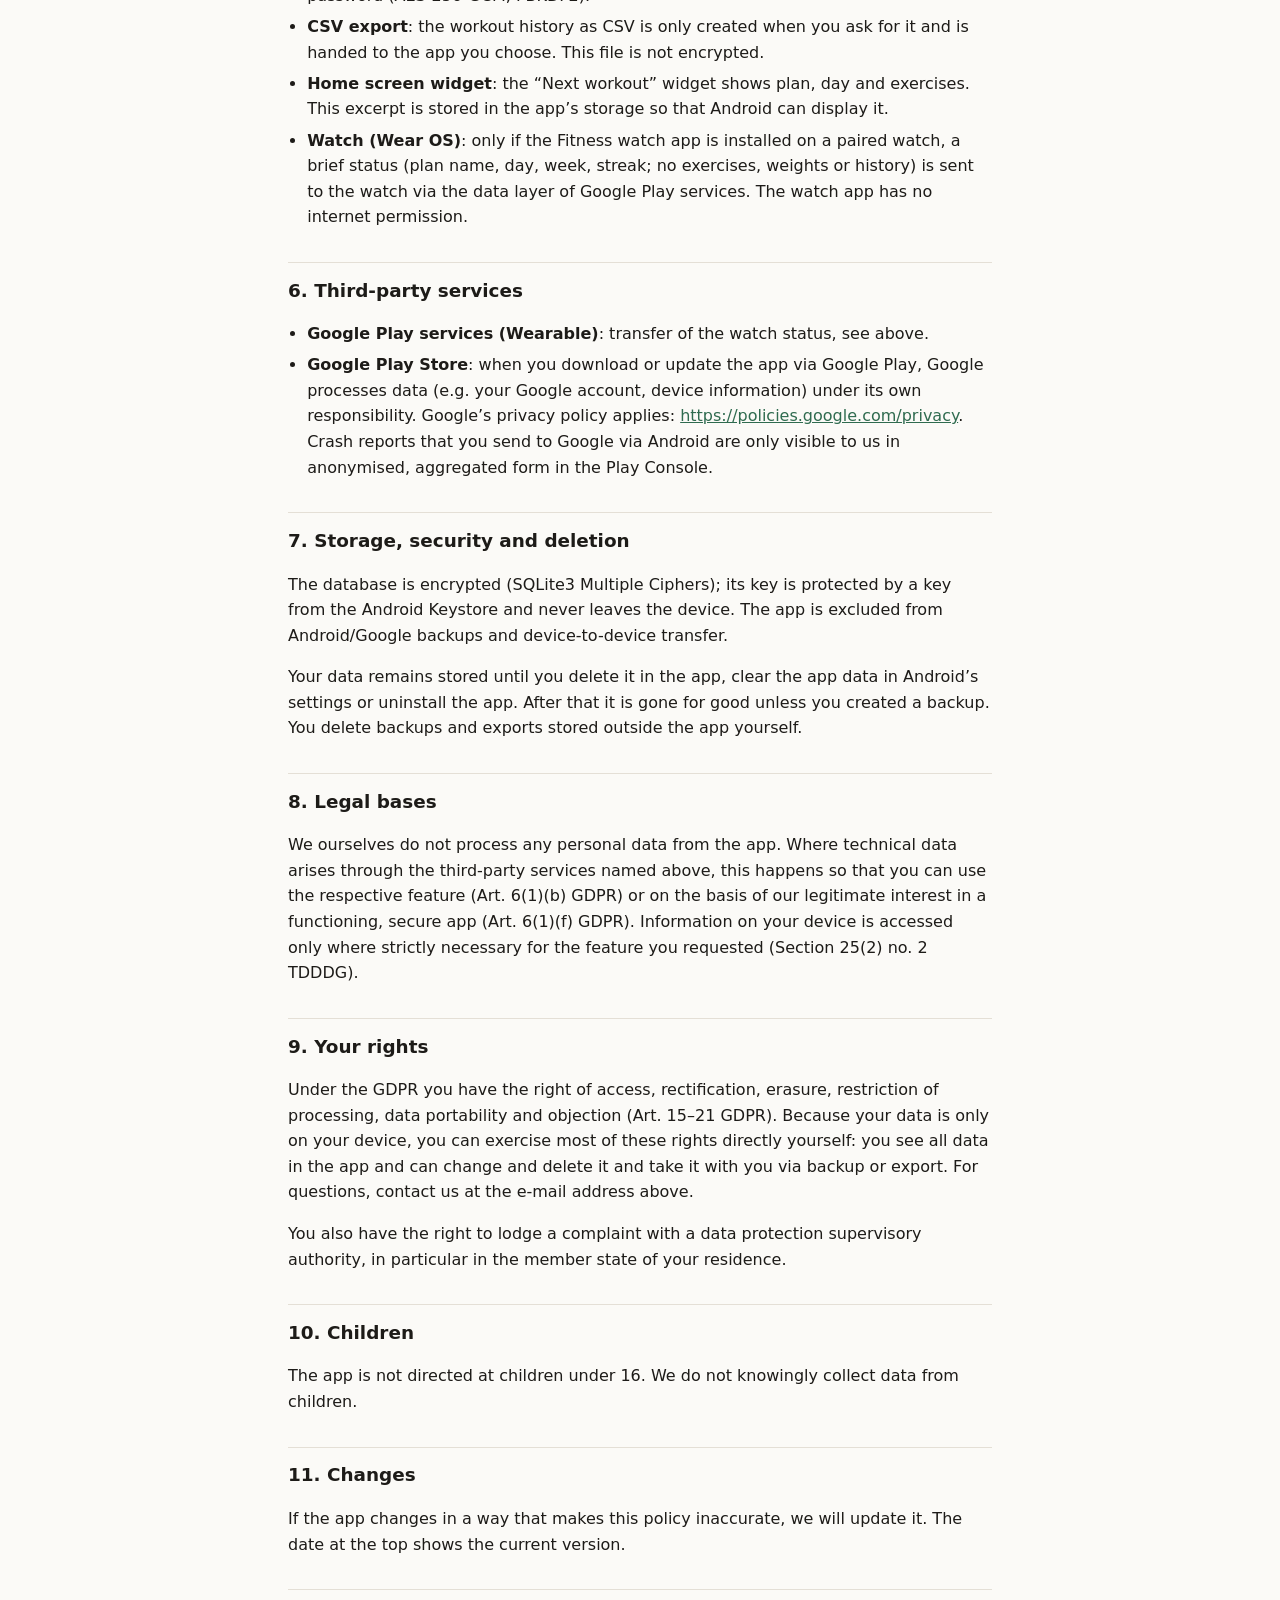
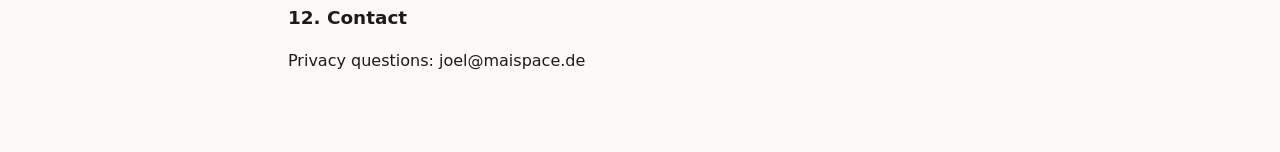
<file: docs/en/privacy/index.html>
<!doctype html>
<html lang="en">
<head>
<meta charset="utf-8">
<title>Privacy Policy</title>
<meta http-equiv="refresh" content="0; url=../../datenschutz/#en">
<link rel="canonical" href="../../datenschutz/#en">
</head>
<body><p><a href="../../datenschutz/#en">Privacy Policy</a></p></body>
</html>
</file>
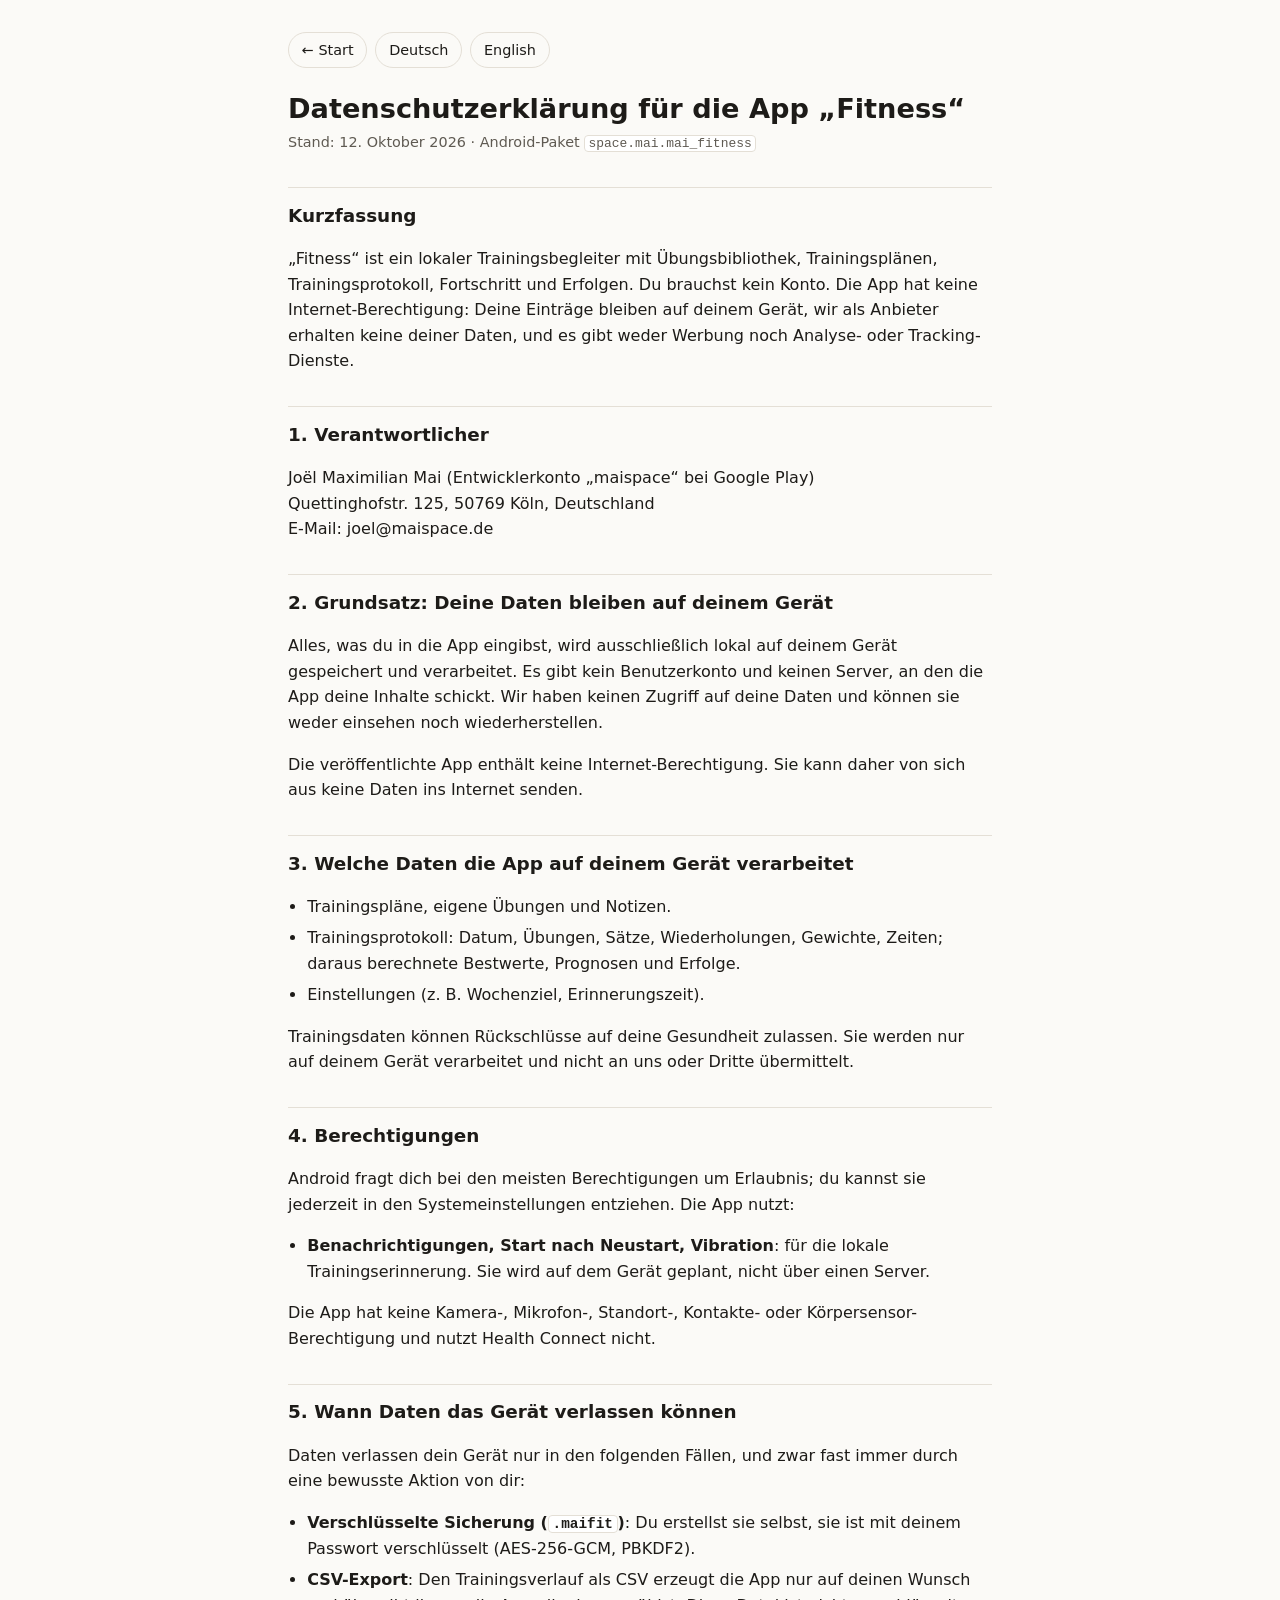
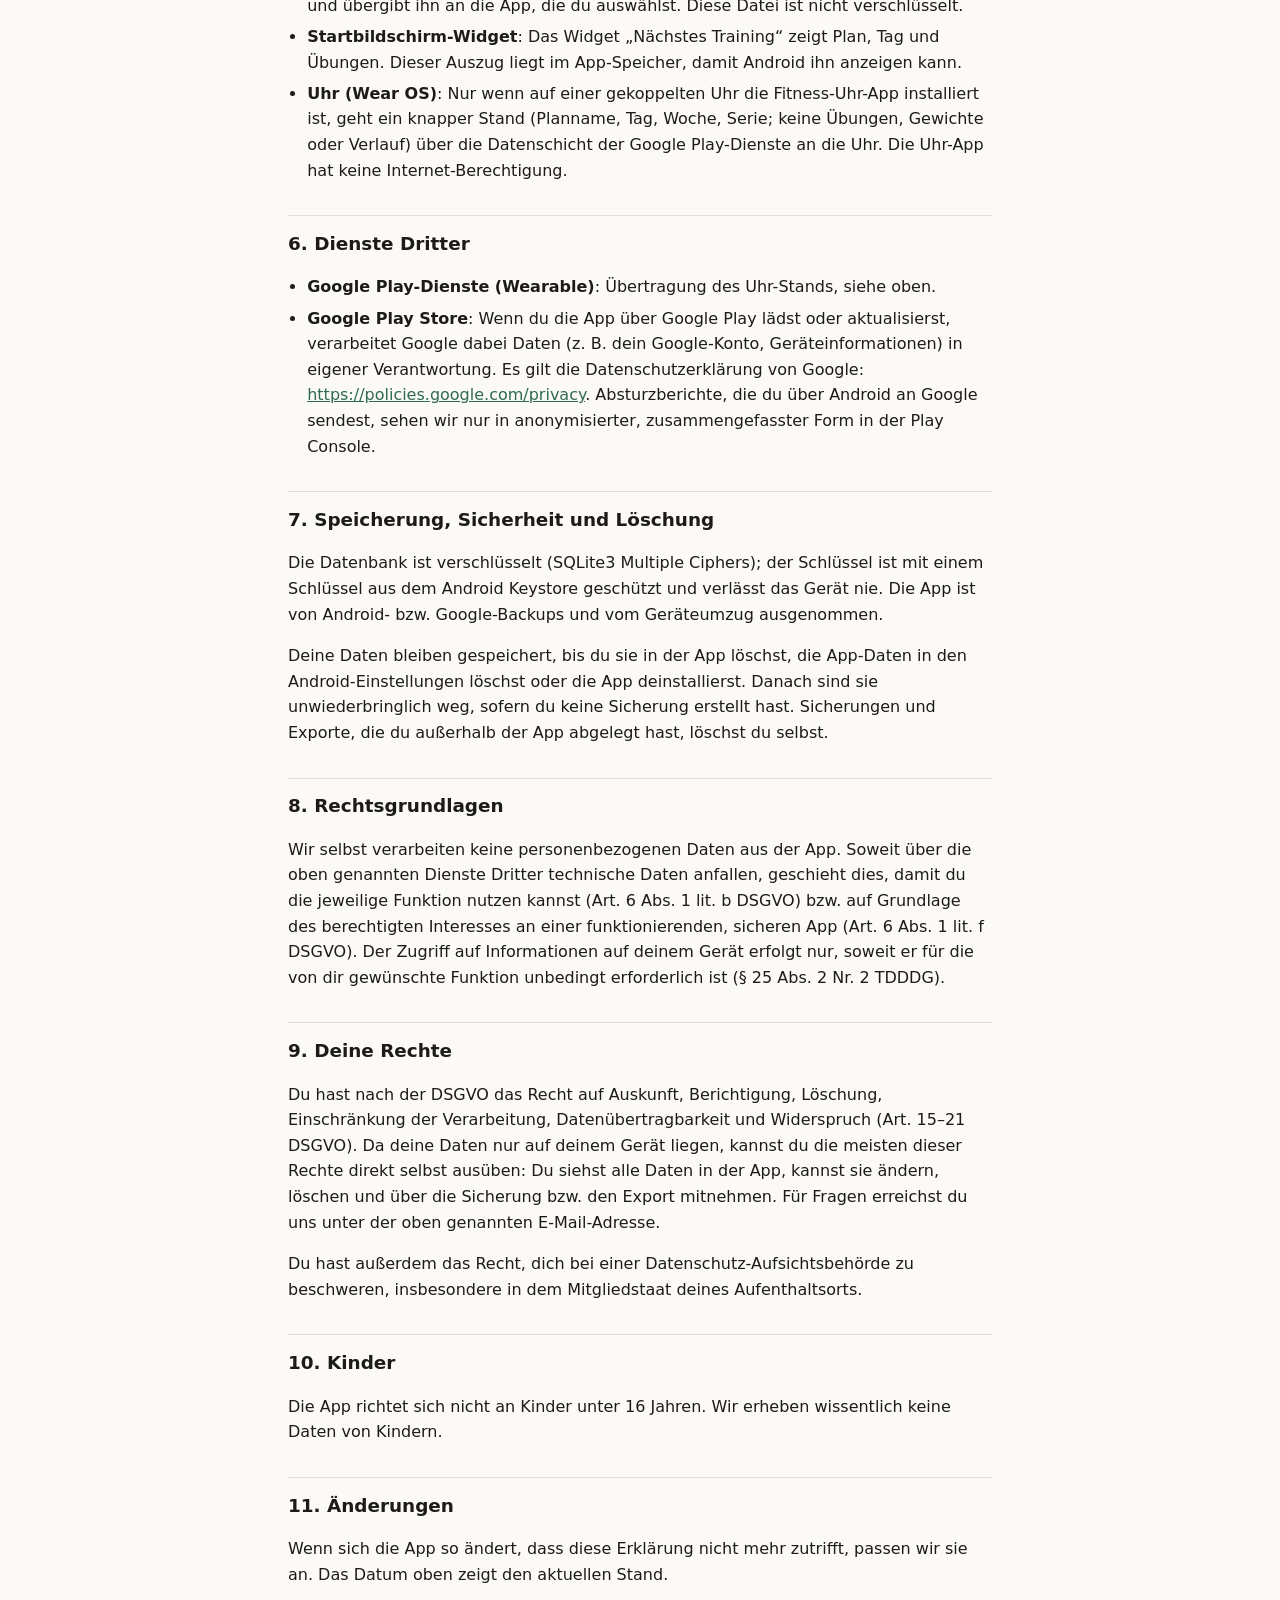
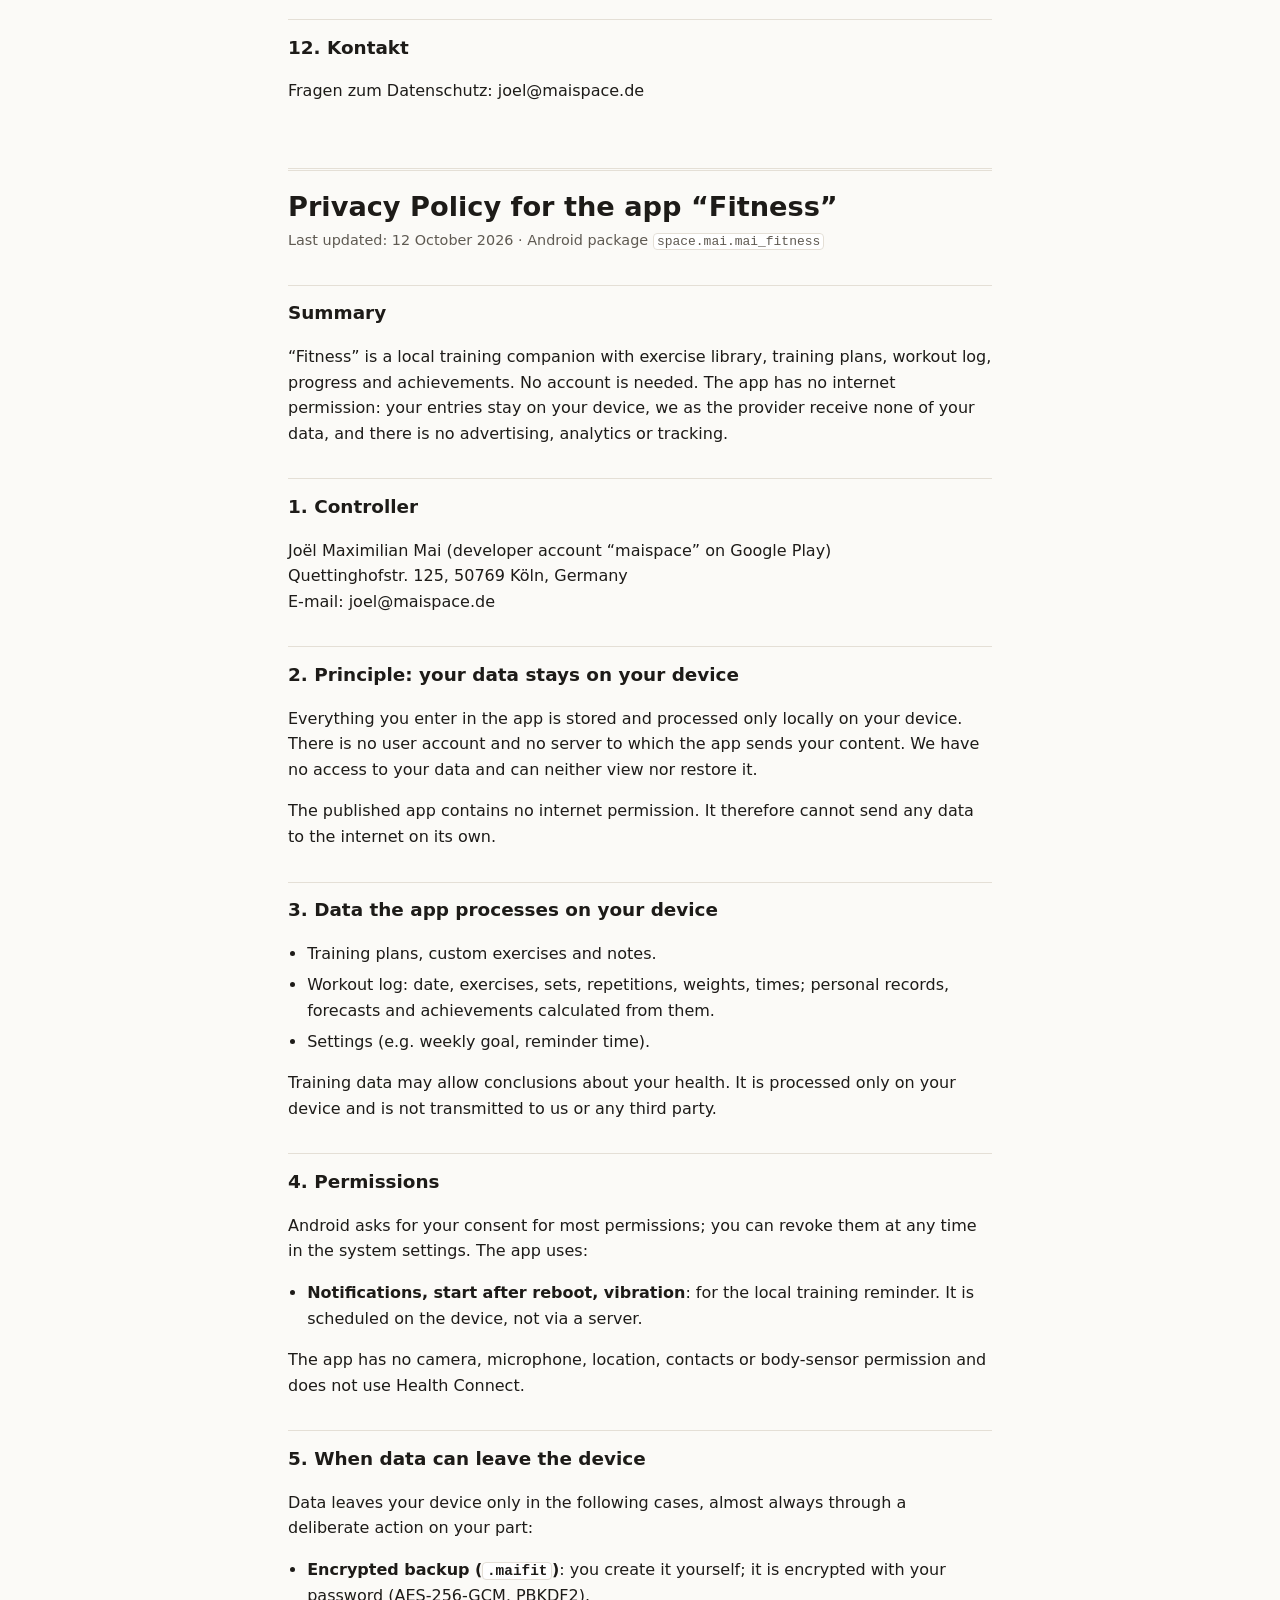
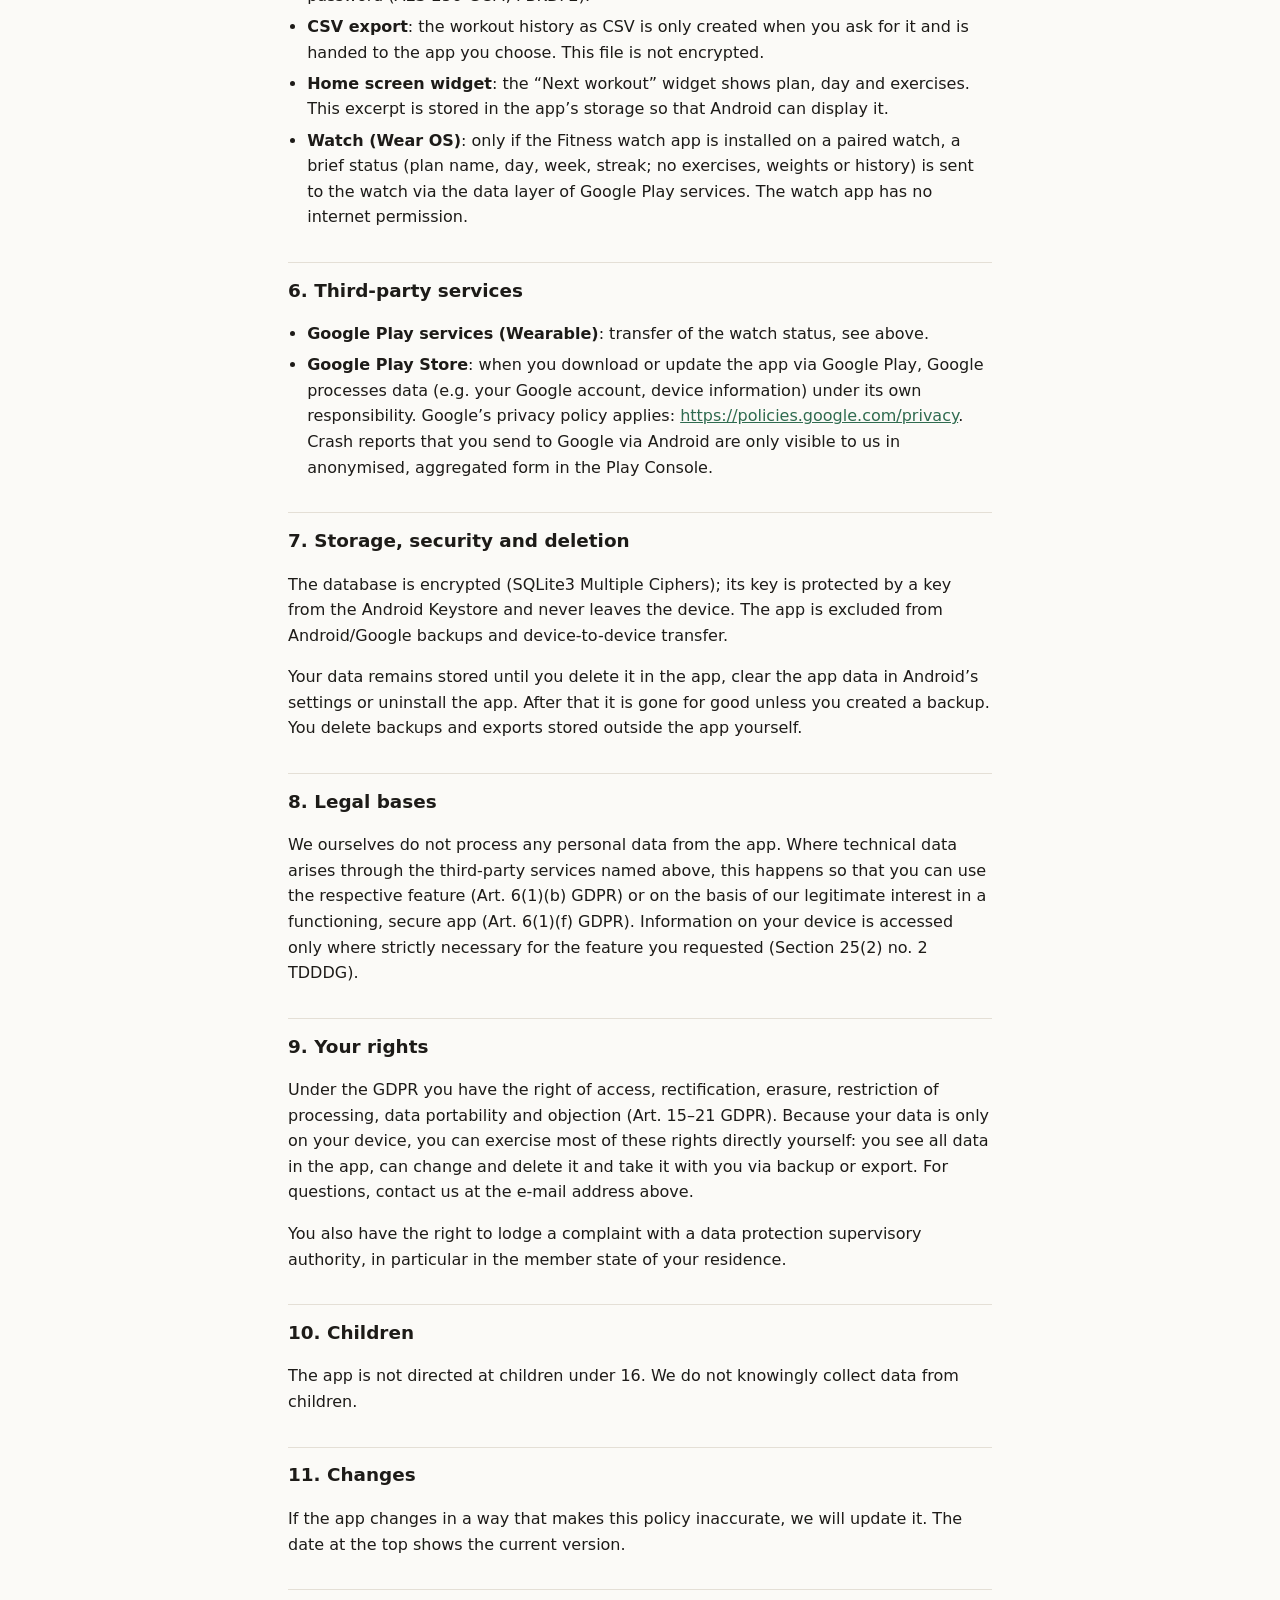
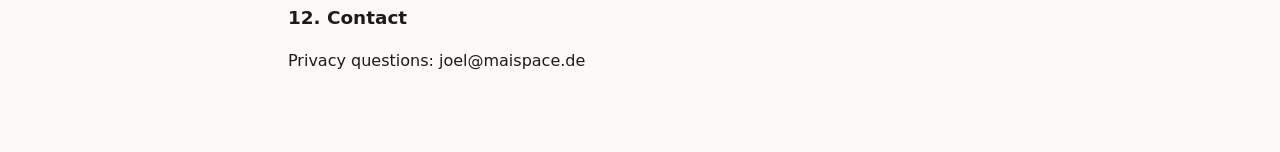
<file: docs/site/datenschutz/index.html>
<!doctype html>
<html lang="de">
<head>
<meta charset="utf-8">
<meta name="viewport" content="width=device-width, initial-scale=1">
<title>Datenschutz Fitness</title>
<meta name="description" content="Datenschutzerklärung / Privacy Policy – Fitness">
<style>
:root{--bg:#fbfaf7;--fg:#1d1b18;--muted:#5f5a52;--line:#e4dfd6;--accent:#2f6b4f;--card:#ffffff}
@media (prefers-color-scheme:dark){:root:not([data-theme="light"]){--bg:#151514;--fg:#ecebe7;--muted:#a8a49c;--line:#2e2d2a;--accent:#7fc4a1;--card:#1d1d1b}}
:root[data-theme="dark"]{--bg:#151514;--fg:#ecebe7;--muted:#a8a49c;--line:#2e2d2a;--accent:#7fc4a1;--card:#1d1d1b}
*{box-sizing:border-box}
body{margin:0;background:var(--bg);color:var(--fg);font:16px/1.6 system-ui,-apple-system,"Segoe UI",Roboto,sans-serif}
main{max-width:46rem;margin:0 auto;padding:2rem 16px 4rem}
nav{display:flex;gap:.5rem;margin-bottom:1.5rem}
nav a{padding:.35rem .8rem;border:1px solid var(--line);border-radius:999px;color:var(--fg);text-decoration:none;font-size:.9rem}
nav a:hover{border-color:var(--accent)}
h1{font-size:1.7rem;line-height:1.25;margin:.2rem 0 .3rem}
h1+p{color:var(--muted);font-size:.9rem;margin-top:0}
h2{font-size:1.15rem;margin:2rem 0 .4rem;padding-top:.8rem;border-top:1px solid var(--line)}
a{color:var(--accent);overflow-wrap:anywhere}
code{font-size:.9em;background:var(--card);border:1px solid var(--line);border-radius:4px;padding:0 .25em}
ul{padding-left:1.2rem}li{margin:.35rem 0}
section+section{margin-top:4rem;border-top:3px double var(--line);padding-top:1rem}
</style>
</head>
<body>
<main>
<nav><a href="../">← Start</a><a href="#de" hreflang="de">Deutsch</a><a href="#en" hreflang="en">English</a></nav>
<section id="de" lang="de">
<h1>Datenschutzerklärung für die App „Fitness“</h1>
<p>Stand: 12. Oktober 2026 · Android-Paket <code>space.mai.mai_fitness</code></p>
<h2>Kurzfassung</h2>
<p>„Fitness“ ist ein lokaler Trainingsbegleiter mit Übungsbibliothek, Trainingsplänen, Trainingsprotokoll, Fortschritt und Erfolgen. Du brauchst kein Konto. Die App hat keine Internet-Berechtigung: Deine Einträge bleiben auf deinem Gerät, wir als Anbieter erhalten keine deiner Daten, und es gibt weder Werbung noch Analyse- oder Tracking-Dienste.</p>
<h2>1. Verantwortlicher</h2>
<p>Joël Maximilian Mai (Entwicklerkonto „maispace“ bei Google Play)<br>
Quettinghofstr. 125, 50769 Köln, Deutschland<br>
E-Mail: joel@maispace.de</p>
<h2>2. Grundsatz: Deine Daten bleiben auf deinem Gerät</h2>
<p>Alles, was du in die App eingibst, wird ausschließlich lokal auf deinem Gerät gespeichert und verarbeitet. Es gibt kein Benutzerkonto und keinen Server, an den die App deine Inhalte schickt. Wir haben keinen Zugriff auf deine Daten und können sie weder einsehen noch wiederherstellen.</p>
<p>Die veröffentlichte App enthält keine Internet-Berechtigung. Sie kann daher von sich aus keine Daten ins Internet senden.</p>
<h2>3. Welche Daten die App auf deinem Gerät verarbeitet</h2>
<ul><li>Trainingspläne, eigene Übungen und Notizen.</li>
<li>Trainingsprotokoll: Datum, Übungen, Sätze, Wiederholungen, Gewichte, Zeiten; daraus berechnete Bestwerte, Prognosen und Erfolge.</li>
<li>Einstellungen (z. B. Wochenziel, Erinnerungszeit).</li></ul>
<p>Trainingsdaten können Rückschlüsse auf deine Gesundheit zulassen. Sie werden nur auf deinem Gerät verarbeitet und nicht an uns oder Dritte übermittelt.</p>
<h2>4. Berechtigungen</h2>
<p>Android fragt dich bei den meisten Berechtigungen um Erlaubnis; du kannst sie jederzeit in den Systemeinstellungen entziehen. Die App nutzt:</p>
<ul><li><strong>Benachrichtigungen, Start nach Neustart, Vibration</strong>: für die lokale Trainingserinnerung. Sie wird auf dem Gerät geplant, nicht über einen Server.</li></ul>
<p>Die App hat keine Kamera-, Mikrofon-, Standort-, Kontakte- oder Körpersensor-Berechtigung und nutzt Health Connect nicht.</p>
<h2>5. Wann Daten das Gerät verlassen können</h2>
<p>Daten verlassen dein Gerät nur in den folgenden Fällen, und zwar fast immer durch eine bewusste Aktion von dir:</p>
<ul><li><strong>Verschlüsselte Sicherung (<code>.maifit</code>)</strong>: Du erstellst sie selbst, sie ist mit deinem Passwort verschlüsselt (AES-256-GCM, PBKDF2).</li>
<li><strong>CSV-Export</strong>: Den Trainingsverlauf als CSV erzeugt die App nur auf deinen Wunsch und übergibt ihn an die App, die du auswählst. Diese Datei ist nicht verschlüsselt.</li>
<li><strong>Startbildschirm-Widget</strong>: Das Widget „Nächstes Training“ zeigt Plan, Tag und Übungen. Dieser Auszug liegt im App-Speicher, damit Android ihn anzeigen kann.</li>
<li><strong>Uhr (Wear OS)</strong>: Nur wenn auf einer gekoppelten Uhr die Fitness-Uhr-App installiert ist, geht ein knapper Stand (Planname, Tag, Woche, Serie; keine Übungen, Gewichte oder Verlauf) über die Datenschicht der Google Play-Dienste an die Uhr. Die Uhr-App hat keine Internet-Berechtigung.</li></ul>
<h2>6. Dienste Dritter</h2>
<ul><li><strong>Google Play-Dienste (Wearable)</strong>: Übertragung des Uhr-Stands, siehe oben.</li>
<li><strong>Google Play Store</strong>: Wenn du die App über Google Play lädst oder aktualisierst, verarbeitet Google dabei Daten (z. B. dein Google-Konto, Geräteinformationen) in eigener Verantwortung. Es gilt die Datenschutzerklärung von Google: <a href="https://policies.google.com/privacy">https://policies.google.com/privacy</a>. Absturzberichte, die du über Android an Google sendest, sehen wir nur in anonymisierter, zusammengefasster Form in der Play Console.</li></ul>
<h2>7. Speicherung, Sicherheit und Löschung</h2>
<p>Die Datenbank ist verschlüsselt (SQLite3 Multiple Ciphers); der Schlüssel ist mit einem Schlüssel aus dem Android Keystore geschützt und verlässt das Gerät nie. Die App ist von Android- bzw. Google-Backups und vom Geräteumzug ausgenommen.</p>
<p>Deine Daten bleiben gespeichert, bis du sie in der App löschst, die App-Daten in den Android-Einstellungen löschst oder die App deinstallierst. Danach sind sie unwiederbringlich weg, sofern du keine Sicherung erstellt hast. Sicherungen und Exporte, die du außerhalb der App abgelegt hast, löschst du selbst.</p>
<h2>8. Rechtsgrundlagen</h2>
<p>Wir selbst verarbeiten keine personenbezogenen Daten aus der App. Soweit über die oben genannten Dienste Dritter technische Daten anfallen, geschieht dies, damit du die jeweilige Funktion nutzen kannst (Art. 6 Abs. 1 lit. b DSGVO) bzw. auf Grundlage des berechtigten Interesses an einer funktionierenden, sicheren App (Art. 6 Abs. 1 lit. f DSGVO). Der Zugriff auf Informationen auf deinem Gerät erfolgt nur, soweit er für die von dir gewünschte Funktion unbedingt erforderlich ist (§ 25 Abs. 2 Nr. 2 TDDDG).</p>
<h2>9. Deine Rechte</h2>
<p>Du hast nach der DSGVO das Recht auf Auskunft, Berichtigung, Löschung, Einschränkung der Verarbeitung, Datenübertragbarkeit und Widerspruch (Art. 15–21 DSGVO). Da deine Daten nur auf deinem Gerät liegen, kannst du die meisten dieser Rechte direkt selbst ausüben: Du siehst alle Daten in der App, kannst sie ändern, löschen und über die Sicherung bzw. den Export mitnehmen. Für Fragen erreichst du uns unter der oben genannten E-Mail-Adresse.</p>
<p>Du hast außerdem das Recht, dich bei einer Datenschutz-Aufsichtsbehörde zu beschweren, insbesondere in dem Mitgliedstaat deines Aufenthaltsorts.</p>
<h2>10. Kinder</h2>
<p>Die App richtet sich nicht an Kinder unter 16 Jahren. Wir erheben wissentlich keine Daten von Kindern.</p>
<h2>11. Änderungen</h2>
<p>Wenn sich die App so ändert, dass diese Erklärung nicht mehr zutrifft, passen wir sie an. Das Datum oben zeigt den aktuellen Stand.</p>
<h2>12. Kontakt</h2>
<p>Fragen zum Datenschutz: joel@maispace.de</p>
</section>
<section id="en" lang="en">
<h1>Privacy Policy for the app “Fitness”</h1>
<p>Last updated: 12 October 2026 · Android package <code>space.mai.mai_fitness</code></p>
<h2>Summary</h2>
<p>“Fitness” is a local training companion with exercise library, training plans, workout log, progress and achievements. No account is needed. The app has no internet permission: your entries stay on your device, we as the provider receive none of your data, and there is no advertising, analytics or tracking.</p>
<h2>1. Controller</h2>
<p>Joël Maximilian Mai (developer account “maispace” on Google Play)<br>
Quettinghofstr. 125, 50769 Köln, Germany<br>
E-mail: joel@maispace.de</p>
<h2>2. Principle: your data stays on your device</h2>
<p>Everything you enter in the app is stored and processed only locally on your device. There is no user account and no server to which the app sends your content. We have no access to your data and can neither view nor restore it.</p>
<p>The published app contains no internet permission. It therefore cannot send any data to the internet on its own.</p>
<h2>3. Data the app processes on your device</h2>
<ul><li>Training plans, custom exercises and notes.</li>
<li>Workout log: date, exercises, sets, repetitions, weights, times; personal records, forecasts and achievements calculated from them.</li>
<li>Settings (e.g. weekly goal, reminder time).</li></ul>
<p>Training data may allow conclusions about your health. It is processed only on your device and is not transmitted to us or any third party.</p>
<h2>4. Permissions</h2>
<p>Android asks for your consent for most permissions; you can revoke them at any time in the system settings. The app uses:</p>
<ul><li><strong>Notifications, start after reboot, vibration</strong>: for the local training reminder. It is scheduled on the device, not via a server.</li></ul>
<p>The app has no camera, microphone, location, contacts or body-sensor permission and does not use Health Connect.</p>
<h2>5. When data can leave the device</h2>
<p>Data leaves your device only in the following cases, almost always through a deliberate action on your part:</p>
<ul><li><strong>Encrypted backup (<code>.maifit</code>)</strong>: you create it yourself; it is encrypted with your password (AES-256-GCM, PBKDF2).</li>
<li><strong>CSV export</strong>: the workout history as CSV is only created when you ask for it and is handed to the app you choose. This file is not encrypted.</li>
<li><strong>Home screen widget</strong>: the “Next workout” widget shows plan, day and exercises. This excerpt is stored in the app’s storage so that Android can display it.</li>
<li><strong>Watch (Wear OS)</strong>: only if the Fitness watch app is installed on a paired watch, a brief status (plan name, day, week, streak; no exercises, weights or history) is sent to the watch via the data layer of Google Play services. The watch app has no internet permission.</li></ul>
<h2>6. Third-party services</h2>
<ul><li><strong>Google Play services (Wearable)</strong>: transfer of the watch status, see above.</li>
<li><strong>Google Play Store</strong>: when you download or update the app via Google Play, Google processes data (e.g. your Google account, device information) under its own responsibility. Google’s privacy policy applies: <a href="https://policies.google.com/privacy">https://policies.google.com/privacy</a>. Crash reports that you send to Google via Android are only visible to us in anonymised, aggregated form in the Play Console.</li></ul>
<h2>7. Storage, security and deletion</h2>
<p>The database is encrypted (SQLite3 Multiple Ciphers); its key is protected by a key from the Android Keystore and never leaves the device. The app is excluded from Android/Google backups and device-to-device transfer.</p>
<p>Your data remains stored until you delete it in the app, clear the app data in Android’s settings or uninstall the app. After that it is gone for good unless you created a backup. You delete backups and exports stored outside the app yourself.</p>
<h2>8. Legal bases</h2>
<p>We ourselves do not process any personal data from the app. Where technical data arises through the third-party services named above, this happens so that you can use the respective feature (Art. 6(1)(b) GDPR) or on the basis of our legitimate interest in a functioning, secure app (Art. 6(1)(f) GDPR). Information on your device is accessed only where strictly necessary for the feature you requested (Section 25(2) no. 2 TDDDG).</p>
<h2>9. Your rights</h2>
<p>Under the GDPR you have the right of access, rectification, erasure, restriction of processing, data portability and objection (Art. 15–21 GDPR). Because your data is only on your device, you can exercise most of these rights directly yourself: you see all data in the app, can change and delete it and take it with you via backup or export. For questions, contact us at the e-mail address above.</p>
<p>You also have the right to lodge a complaint with a data protection supervisory authority, in particular in the member state of your residence.</p>
<h2>10. Children</h2>
<p>The app is not directed at children under 16. We do not knowingly collect data from children.</p>
<h2>11. Changes</h2>
<p>If the app changes in a way that makes this policy inaccurate, we will update it. The date at the top shows the current version.</p>
<h2>12. Contact</h2>
<p>Privacy questions: joel@maispace.de</p>
</section>
</main>
</body>
</html>
</file>
<file: docs/style.css>
:root{--bg:#fbfaf7;--fg:#1d1b18;--muted:#5f5a52;--line:#e4dfd6;--accent:#2f6b4f;--card:#ffffff}
@media (prefers-color-scheme:dark){:root:not([data-theme="light"]){--bg:#151514;--fg:#ecebe7;--muted:#a8a49c;--line:#2e2d2a;--accent:#7fc4a1;--card:#1d1d1b}}
:root[data-theme="dark"]{--bg:#151514;--fg:#ecebe7;--muted:#a8a49c;--line:#2e2d2a;--accent:#7fc4a1;--card:#1d1d1b}
*{box-sizing:border-box}
body{margin:0;background:var(--bg);color:var(--fg);font:16px/1.6 system-ui,-apple-system,"Segoe UI",Roboto,sans-serif}
main{max-width:46rem;margin:0 auto;padding:2rem 16px 4rem}
nav{display:flex;gap:.5rem;justify-content:flex-end;margin-bottom:2rem}
nav a{padding:.35rem .8rem;border:1px solid var(--line);border-radius:999px;color:var(--fg);text-decoration:none;font-size:.9rem}
nav a:hover{border-color:var(--accent)}
h1{font-size:2.2rem;line-height:1.15;margin:0 0 .5rem}
.lead{font-size:1.15rem;color:var(--muted);margin:0 0 1.5rem}
h2{font-size:1.15rem;margin:2.2rem 0 .5rem;padding-top:.8rem;border-top:1px solid var(--line)}
a{color:var(--accent);overflow-wrap:anywhere}
ul{padding-left:1.2rem}li{margin:.35rem 0}
.store{display:inline-block;padding:.7rem 1.2rem;border-radius:.6rem;background:var(--accent);color:var(--bg);text-decoration:none;font-weight:600}
.store.soon{background:var(--card);color:var(--muted);border:1px dashed var(--line);font-weight:500}
.links{display:grid;grid-template-columns:repeat(auto-fit,minmax(13rem,1fr));gap:.6rem;padding:0;list-style:none}
.links a{display:block;padding:.8rem 1rem;border:1px solid var(--line);border-radius:.6rem;background:var(--card);color:var(--fg);text-decoration:none}
.links a:hover{border-color:var(--accent)}
.links small{display:block;color:var(--muted)}
footer{margin-top:3rem;color:var(--muted);font-size:.85rem}
</file>
